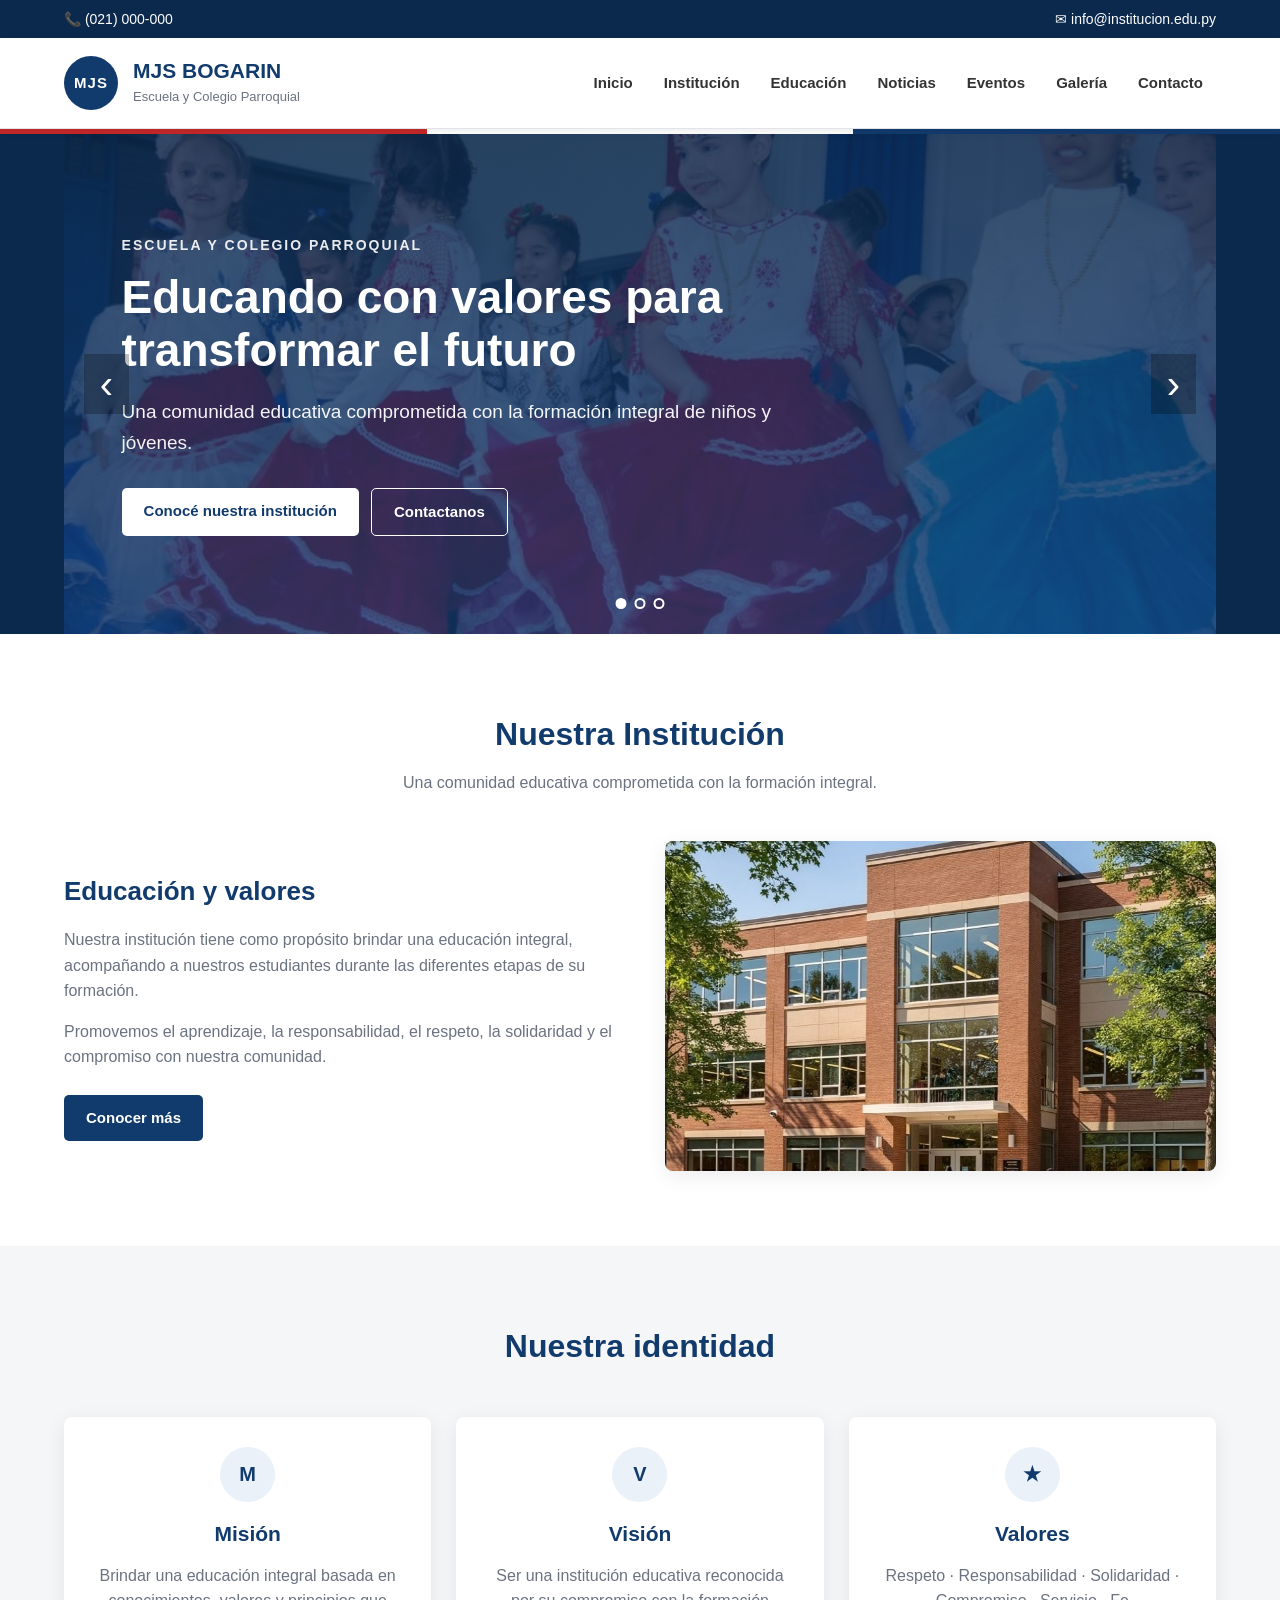
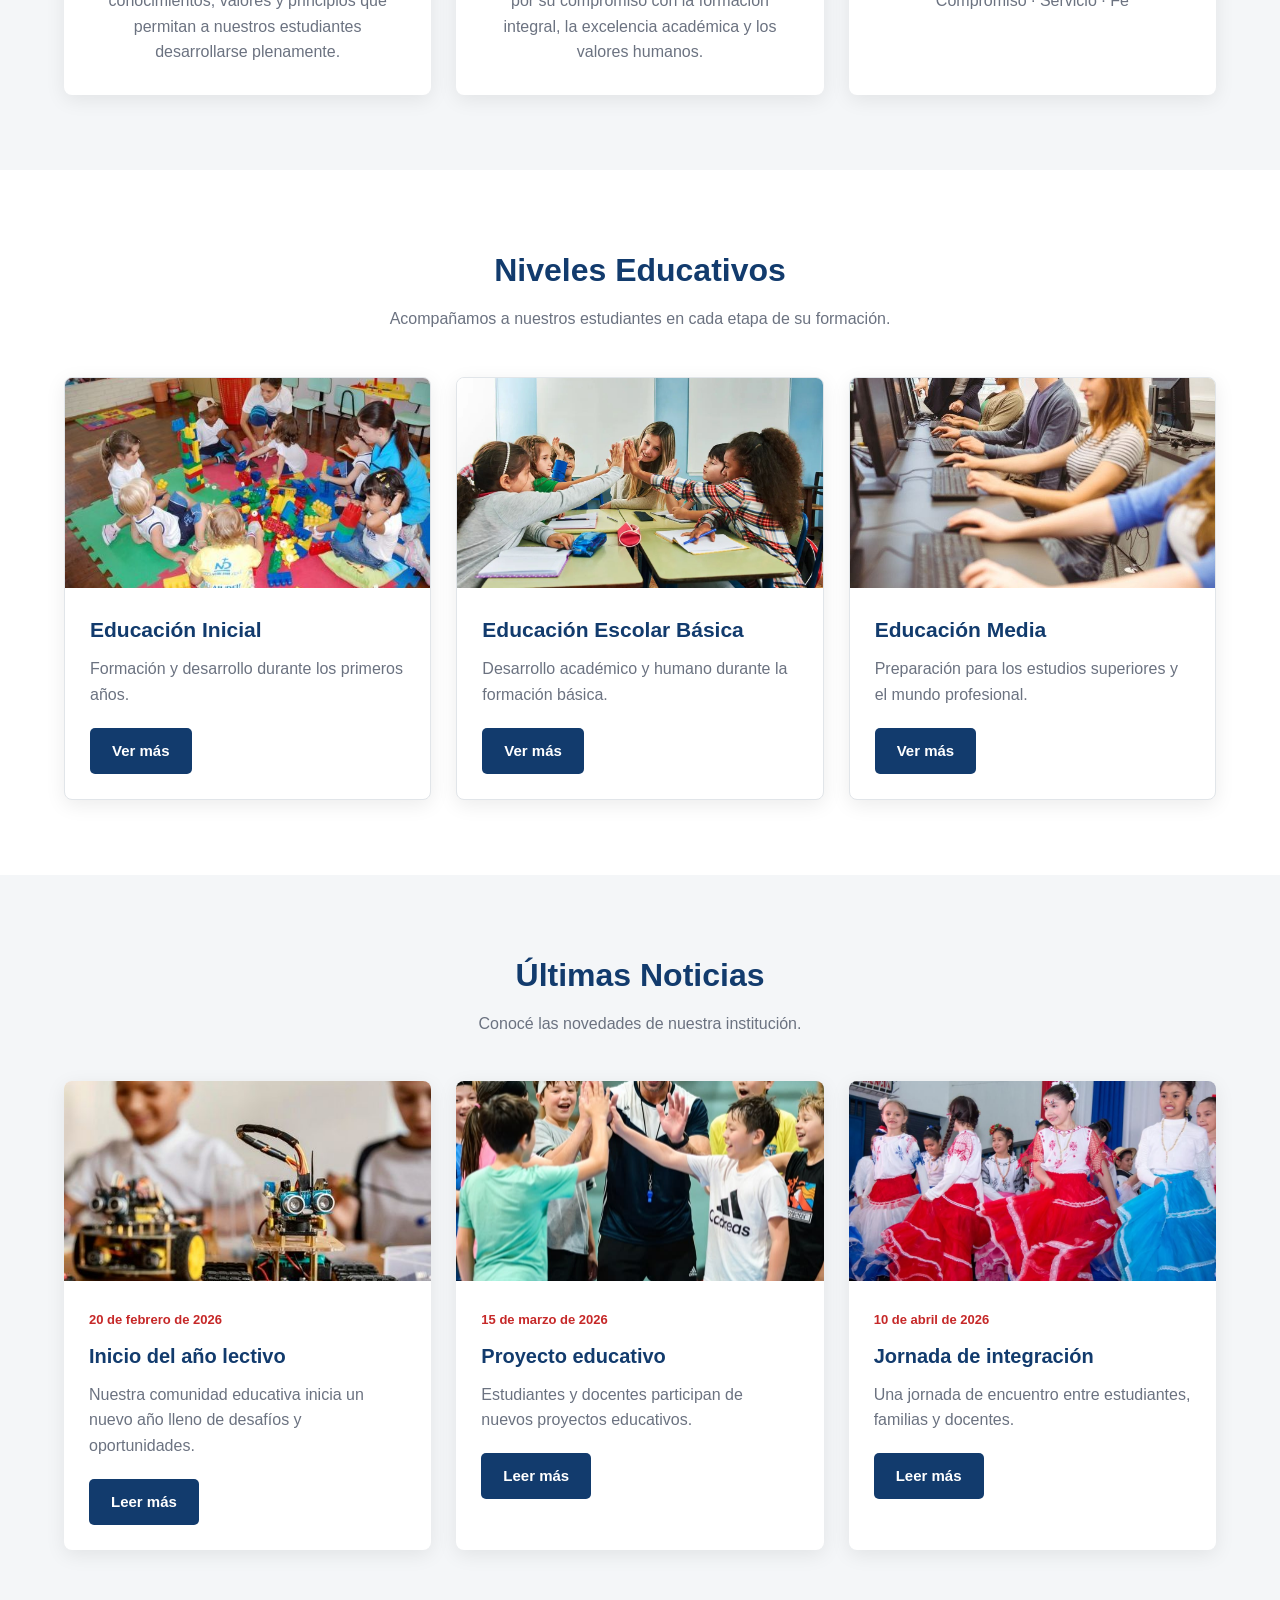
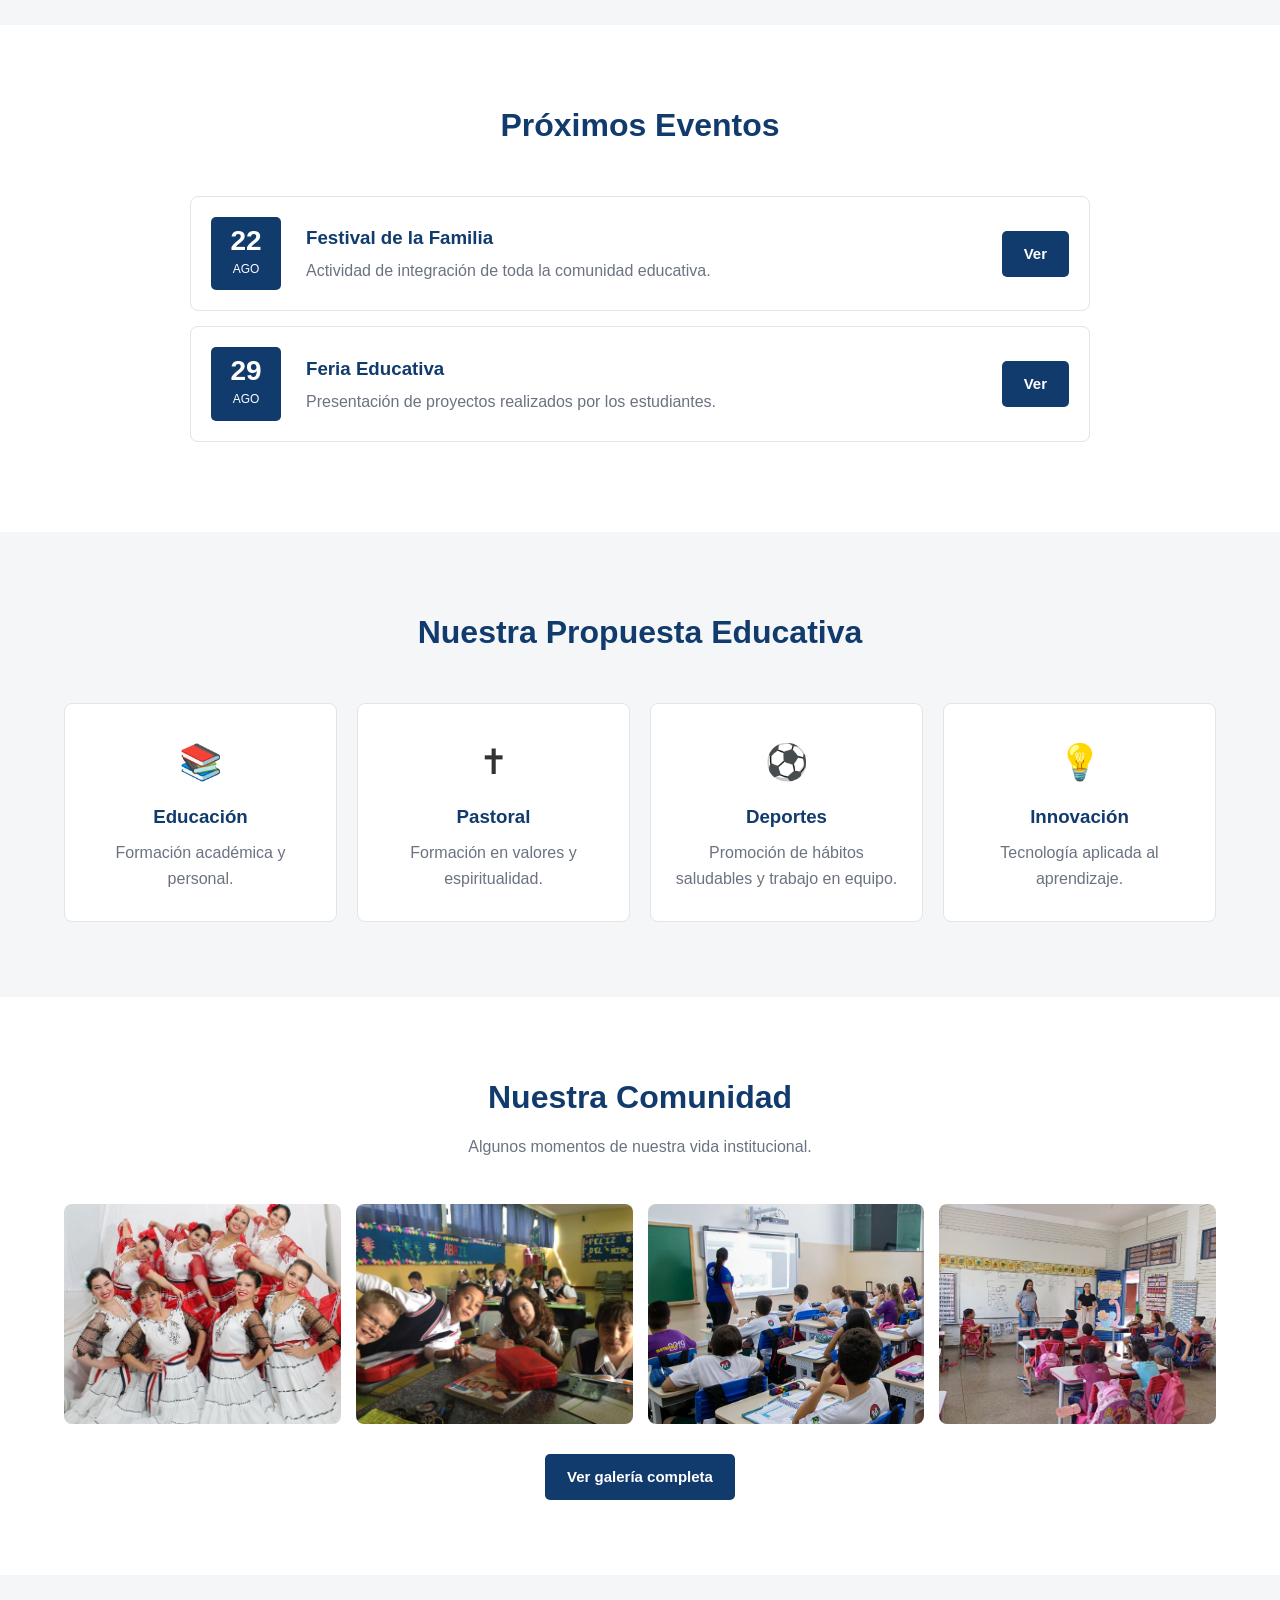
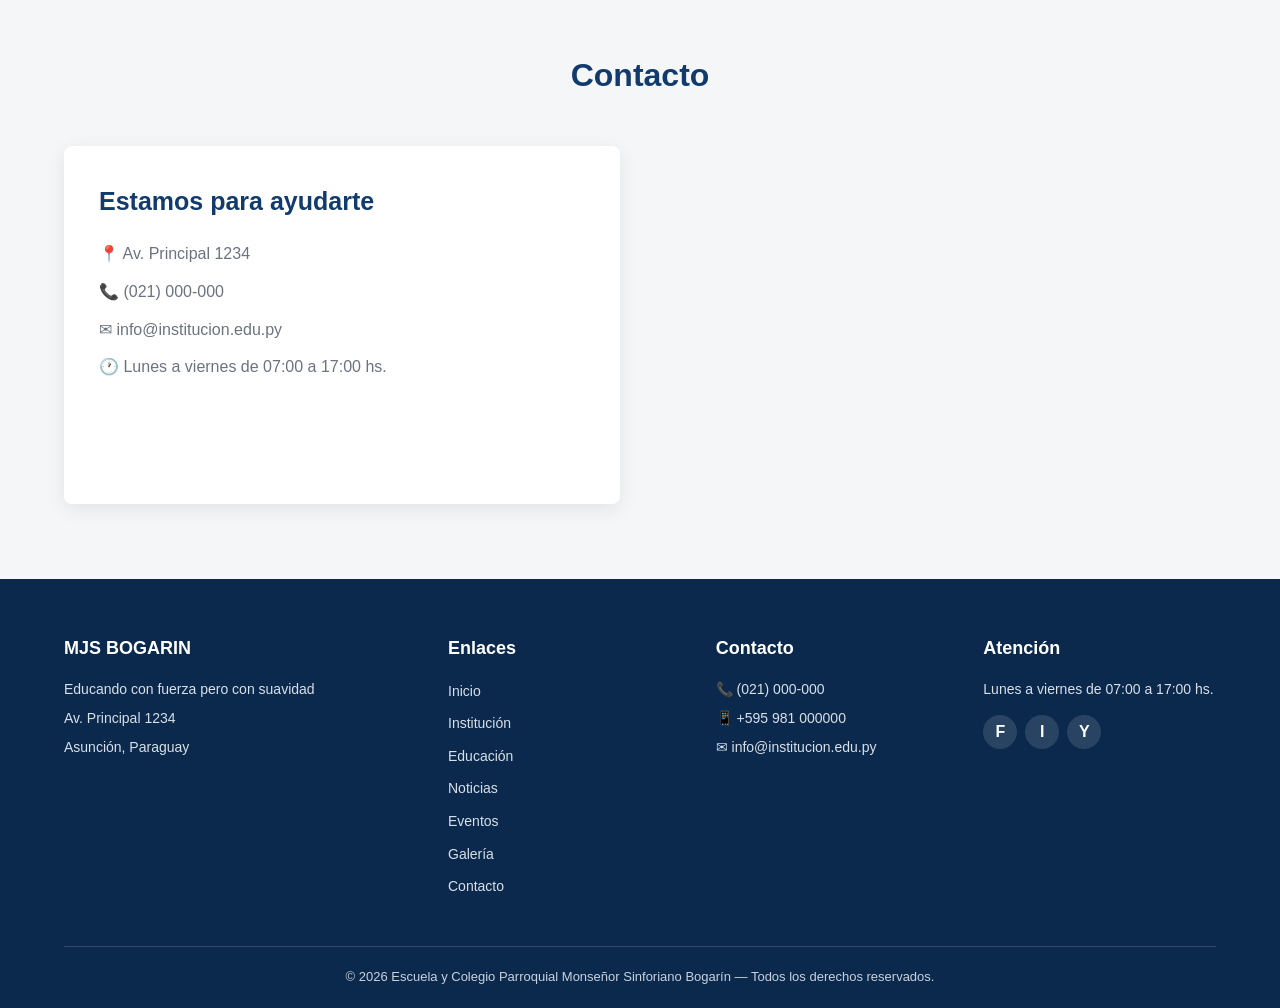
<file: bogarinsitio/index.html>
<!DOCTYPE html><html lang="es"><head><meta charset="UTF-8"><meta name="viewport" content="width=device-width, initial-scale=1.0"><title>Escuela y Colegio Parroquial Monseñor Sinforiano Bogarín</title><link rel="stylesheet" href="assets/css/style.css"></head><body>
<div class="topbar"><div class="container topbar-container"><span>📞 (021) 000-000</span><span>✉ info@institucion.edu.py</span></div></div>
<header class="header"><div class="container header-container"><a href="index.html" class="logo"><div class="logo-mark">MJS</div><div class="logo-text"><strong>MJS BOGARIN</strong><span>Escuela y Colegio Parroquial</span></div></a><button class="menu-toggle" id="menuToggle" type="button">☰</button><nav class="navbar" id="navbar"><ul class="nav-menu"><li><a href="index.html">Inicio</a></li><li><a href="institucion.html">Institución</a></li><li><a href="niveles.html">Educación</a></li><li><a href="noticias.html">Noticias</a></li><li><a href="eventos.html">Eventos</a></li><li><a href="galeria.html">Galería</a></li><li><a href="contacto.html">Contacto</a></li></ul></nav></div></header>
<div class="tricolor"><div class="tricolor-rojo"></div><div class="tricolor-blanco"></div><div class="tricolor-azul"></div></div>


<main>


<!-- =====================================================
     PORTADA
===================================================== -->

<section class="hero">

    <div class="container">

        <section class="hero">
<div class="hero-slider">
    <div class="hero-slide active">
        <div class="container">
            <div class="hero-content">
                <span class="hero-subtitle">ESCUELA Y COLEGIO PARROQUIAL</span>
                <h1>Educando con valores para transformar el futuro</h1>
                <p>Una comunidad educativa comprometida con la formación integral de niños y jóvenes.</p>
                <div class="hero-buttons">
                <a href="institucion.html" class="btn btn-primary">Conocé nuestra institución</a>
                <a href="contacto.html" class="btn btn-outline">Contactanos</a>
            </div>
        </div>
    </div>
</div>
<div class="hero-slide">
    <div class="container">
        <div class="hero-content">
            <span class="hero-subtitle">EDUCACIÓN INTEGRAL</span>
            <h1>Formamos personas para el presente y el futuro</h1>
            <p>Promovemos el aprendizaje, los valores, la responsabilidad y el compromiso con nuestra comunidad.</p>
            <div class="hero-buttons">
                <a href="niveles.html" class="btn btn-primary">Conocé nuestros niveles</a>
                <a href="institucion.html" class="btn btn-outline">Nuestra institución</a>
            </div>
        </div>
    </div>
</div>
<div class="hero-slide">
    <div class="container">
        <div class="hero-content">
            <span class="hero-subtitle">COMUNIDAD EDUCATIVA</span>
            <h1>Aprendemos, compartimos y crecemos juntos</h1>
            <p>Estudiantes, familias y docentes construyendo juntos una comunidad educativa.</p>
            <div class="hero-buttons">
                <a href="galeria.html" class="btn btn-primary">Ver galería</a>
                <a href="eventos.html" class="btn btn-outline">Ver eventos</a>
            </div>
        </div>
    </div>
</div>
<button class="hero-prev" id="heroPrev" type="button">‹</button>
<button class="hero-next" id="heroNext" type="button">›</button>
<div class="hero-indicators">
<button class="hero-indicator active" data-slide="0" type="button"></button>
<button class="hero-indicator" data-slide="1" type="button"></button>
<button class="hero-indicator" data-slide="2" type="button"></button>
</div>
</div>
</section>

    </div>

</section>


<!-- =====================================================
     INSTITUCIÓN
===================================================== -->

<section class="section">

    <div class="container">

        <div class="section-header">

            <h2>
                Nuestra Institución
            </h2>

            <p>
                Una comunidad educativa comprometida
                con la formación integral.
            </p>

        </div>


        <div class="institucion-intro">


            <div class="institucion-text">

                <h3>
                    Educación y valores
                </h3>

                <p>
                    Nuestra institución tiene como propósito
                    brindar una educación integral, acompañando
                    a nuestros estudiantes durante las diferentes
                    etapas de su formación.
                </p>

                <p>
                    Promovemos el aprendizaje, la responsabilidad,
                    el respeto, la solidaridad y el compromiso
                    con nuestra comunidad.
                </p>

                <a
                    href="institucion.html"
                    class="btn btn-primary"
                >
                    Conocer más
                </a>

            </div>


            <div class="institucion-image">

                <img
                    src="assets/img/institucion/institucion.jpg"
                    alt="Nuestra institución"
                >

            </div>


        </div>

    </div>

</section>


<!-- =====================================================
     MISIÓN - VISIÓN - VALORES
===================================================== -->

<section class="section section-light">

    <div class="container">

        <div class="section-header">

            <h2>
                Nuestra identidad
            </h2>

        </div>


        <div class="info-grid">


            <article class="info-card">

                <div class="info-card-icon">
                    M
                </div>

                <h3>
                    Misión
                </h3>

                <p>
                    Brindar una educación integral basada en conocimientos, valores y principios que permitan a nuestros estudiantes desarrollarse plenamente.
                </p>

            </article>


            <article class="info-card">

                <div class="info-card-icon">
                    V
                </div>

                <h3>
                    Visión
                </h3>

                <p>
                    Ser una institución educativa reconocida por su compromiso con la formación integral, la excelencia académica y los valores humanos.
                </p>

            </article>


            <article class="info-card">

                <div class="info-card-icon">
                    ★
                </div>

                <h3>
                    Valores
                </h3>

                <p>
                    Respeto · Responsabilidad · Solidaridad · Compromiso · Servicio · Fe
                </p>

            </article>


        </div>

    </div>

</section>


<!-- =====================================================
     NIVELES EDUCATIVOS
===================================================== -->

<section class="section">

    <div class="container">

        <div class="section-header">

            <h2>
                Niveles Educativos
            </h2>

            <p>
                Acompañamos a nuestros estudiantes
                en cada etapa de su formación.
            </p>

        </div>


        <div class="niveles-grid">


            <article class="nivel-card">

                <div class="nivel-image">

                    <img
                        src="assets/img/niveles/inicial.jpg"
                        alt="Educación Inicial"
                    >

                </div>

                <div class="nivel-content">

                    <h3>
                        Educación Inicial
                    </h3>

                    <p>
                        Formación y desarrollo durante
                        los primeros años.
                    </p>

                    <a
                        href="niveles.html"
                        class="btn btn-primary"
                    >
                        Ver más
                    </a>

                </div>

            </article>


            <article class="nivel-card">

                <div class="nivel-image">

                    <img
                        src="assets/img/niveles/eeb.jpg"
                        alt="Educación Escolar Básica"
                    >

                </div>

                <div class="nivel-content">

                    <h3>
                        Educación Escolar Básica
                    </h3>

                    <p>
                        Desarrollo académico y humano
                        durante la formación básica.
                    </p>

                    <a
                        href="niveles.html"
                        class="btn btn-primary"
                    >
                        Ver más
                    </a>

                </div>

            </article>


            <article class="nivel-card">

                <div class="nivel-image">

                    <img
                        src="assets/img/niveles/media.jpg"
                        alt="Educación Media"
                    >

                </div>

                <div class="nivel-content">

                    <h3>
                        Educación Media
                    </h3>

                    <p>
                        Preparación para los estudios superiores
                        y el mundo profesional.
                    </p>

                    <a
                        href="niveles.html"
                        class="btn btn-primary"
                    >
                        Ver más
                    </a>

                </div>

            </article>


        </div>

    </div>

</section>


<!-- =====================================================
     NOTICIAS
===================================================== -->

<section class="section section-light">

    <div class="container">

        <div class="section-header">

            <h2>
                Últimas Noticias
            </h2>

            <p>
                Conocé las novedades de nuestra institución.
            </p>

        </div>


        <div class="noticias-grid">


            <article class="noticia-card">

                <div class="noticia-image">

                    <img
                        src="assets/img/noticias/noticia1.jpg"
                        alt="Noticia institucional"
                    >

                </div>

                <div class="noticia-content">

                    <span class="noticia-fecha">
                        20 de febrero de 2026
                    </span>

                    <h3>
                        Inicio del año lectivo
                    </h3>

                    <p>
                        Nuestra comunidad educativa inicia
                        un nuevo año lleno de desafíos
                        y oportunidades.
                    </p>

                    <a
                        href="noticias.html"
                        class="btn btn-primary"
                    >
                        Leer más
                    </a>

                </div>

            </article>


            <article class="noticia-card">

                <div class="noticia-image">

                    <img
                        src="assets/img/noticias/noticia2.jpg"
                        alt="Proyecto educativo"
                    >

                </div>

                <div class="noticia-content">

                    <span class="noticia-fecha">
                        15 de marzo de 2026
                    </span>

                    <h3>
                        Proyecto educativo
                    </h3>

                    <p>
                        Estudiantes y docentes participan
                        de nuevos proyectos educativos.
                    </p>

                    <a
                        href="noticias.html"
                        class="btn btn-primary"
                    >
                        Leer más
                    </a>

                </div>

            </article>


            <article class="noticia-card">

                <div class="noticia-image">

                    <img
                        src="assets/img/noticias/noticia3.jpg"
                        alt="Jornada institucional"
                    >

                </div>

                <div class="noticia-content">

                    <span class="noticia-fecha">
                        10 de abril de 2026
                    </span>

                    <h3>
                        Jornada de integración
                    </h3>

                    <p>
                        Una jornada de encuentro entre
                        estudiantes, familias y docentes.
                    </p>

                    <a
                        href="noticias.html"
                        class="btn btn-primary"
                    >
                        Leer más
                    </a>

                </div>

            </article>


        </div>

    </div>

</section>


<!-- =====================================================
     PRÓXIMOS EVENTOS
===================================================== -->

<section class="section">

    <div class="container">

        <div class="section-header">

            <h2>
                Próximos Eventos
            </h2>

        </div>


        <div class="eventos-lista">


            <article class="evento">

                <div class="evento-fecha">

                    <strong>
                        22
                    </strong>

                    <span>
                        AGO
                    </span>

                </div>


                <div class="evento-info">

                    <h3>
                        Festival de la Familia
                    </h3>

                    <p>
                        Actividad de integración de toda
                        la comunidad educativa.
                    </p>

                </div>


                <a
                    href="eventos.html"
                    class="btn btn-primary"
                >
                    Ver
                </a>

            </article>


            <article class="evento">

                <div class="evento-fecha">

                    <strong>
                        29
                    </strong>

                    <span>
                        AGO
                    </span>

                </div>


                <div class="evento-info">

                    <h3>
                        Feria Educativa
                    </h3>

                    <p>
                        Presentación de proyectos realizados
                        por los estudiantes.
                    </p>

                </div>


                <a
                    href="eventos.html"
                    class="btn btn-primary"
                >
                    Ver
                </a>

            </article>


        </div>

    </div>

</section>


<!-- =====================================================
     PROPUESTA EDUCATIVA
===================================================== -->

<section class="section section-light">

    <div class="container">

        <div class="section-header">

            <h2>
                Nuestra Propuesta Educativa
            </h2>

        </div>


        <div class="propuesta-grid">


            <article class="propuesta-card">

                <div class="propuesta-icon">
                    📚
                </div>

                <h3>
                    Educación
                </h3>

                <p>
                    Formación académica y personal.
                </p>

            </article>


            <article class="propuesta-card">

                <div class="propuesta-icon">
                    ✝
                </div>

                <h3>
                    Pastoral
                </h3>

                <p>
                    Formación en valores y espiritualidad.
                </p>

            </article>


            <article class="propuesta-card">

                <div class="propuesta-icon">
                    ⚽
                </div>

                <h3>
                    Deportes
                </h3>

                <p>
                    Promoción de hábitos saludables
                    y trabajo en equipo.
                </p>

            </article>


            <article class="propuesta-card">

                <div class="propuesta-icon">
                    💡
                </div>

                <h3>
                    Innovación
                </h3>

                <p>
                    Tecnología aplicada al aprendizaje.
                </p>

            </article>


        </div>

    </div>

</section>


<!-- =====================================================
     GALERÍA
===================================================== -->

<section class="section">

    <div class="container">

        <div class="section-header">

            <h2>
                Nuestra Comunidad
            </h2>

            <p>
                Algunos momentos de nuestra vida institucional.
            </p>

        </div>


        <div class="galeria-grid">

            <div class="galeria-item">

                <img
                    src="assets/img/galeria/foto1.jpg"
                    alt="Actividad institucional"
                >

            </div>

            <div class="galeria-item">

                <img
                    src="assets/img/galeria/foto2.jpg"
                    alt="Actividad educativa"
                >

            </div>

            <div class="galeria-item">

                <img
                    src="assets/img/galeria/foto3.jpg"
                    alt="Actividad escolar"
                >

            </div>

            <div class="galeria-item">

                <img
                    src="assets/img/galeria/foto4.jpg"
                    alt="Comunidad educativa"
                >

            </div>

        </div>


        <div class="text-center">

            <a
                href="galeria.html"
                class="btn btn-primary"
            >
                Ver galería completa
            </a>

        </div>

    </div>

</section>


<!-- =====================================================
     CONTACTO
===================================================== -->

<section class="section section-light">

    <div class="container">

        <div class="section-header">

            <h2>
                Contacto
            </h2>

        </div>


        <div class="contacto-grid">


            <div class="contacto-info">

                <h3>
                    Estamos para ayudarte
                </h3>

                <p>
                    📍 Av. Principal 1234
                </p>

                <p>
                    📞 (021) 000-000
                </p>

                <p>
                    ✉ info@institucion.edu.py
                </p>

                <p>
                    🕐 Lunes a viernes de 07:00 a 17:00 hs.
                </p>

            </div>


            <div class="contacto-map">

                <iframe
                    src="https://www.google.com/maps"
                    title="Ubicación de la institución"
                ></iframe>

            </div>


        </div>

    </div>

</section>


</main>


<footer class="footer"><div class="container"><div class="footer-grid"><div class="footer-column"><h3>MJS BOGARIN</h3><p>Educando con fuerza pero con suavidad</p><p>Av. Principal 1234</p><p>Asunción, Paraguay</p></div><div class="footer-column"><h3>Enlaces</h3><ul class="footer-links"><li><a href="index.html">Inicio</a></li><li><a href="institucion.html">Institución</a></li><li><a href="niveles.html">Educación</a></li><li><a href="noticias.html">Noticias</a></li><li><a href="eventos.html">Eventos</a></li><li><a href="galeria.html">Galería</a></li><li><a href="contacto.html">Contacto</a></li></ul></div><div class="footer-column"><h3>Contacto</h3><p>📞 (021) 000-000</p><p>📱 +595 981 000000</p><p>✉ info@institucion.edu.py</p></div><div class="footer-column"><h3>Atención</h3><p>Lunes a viernes de 07:00 a 17:00 hs.</p><div class="footer-social"><a href="#" aria-label="Facebook">F</a><a href="#" aria-label="Instagram">I</a><a href="#" aria-label="YouTube">Y</a></div></div></div><div class="footer-bottom"><p>© 2026 Escuela y Colegio Parroquial Monseñor Sinforiano Bogarín — Todos los derechos reservados.</p></div></div></footer><script src="assets/js/script.js"></script></body></html>
</file>
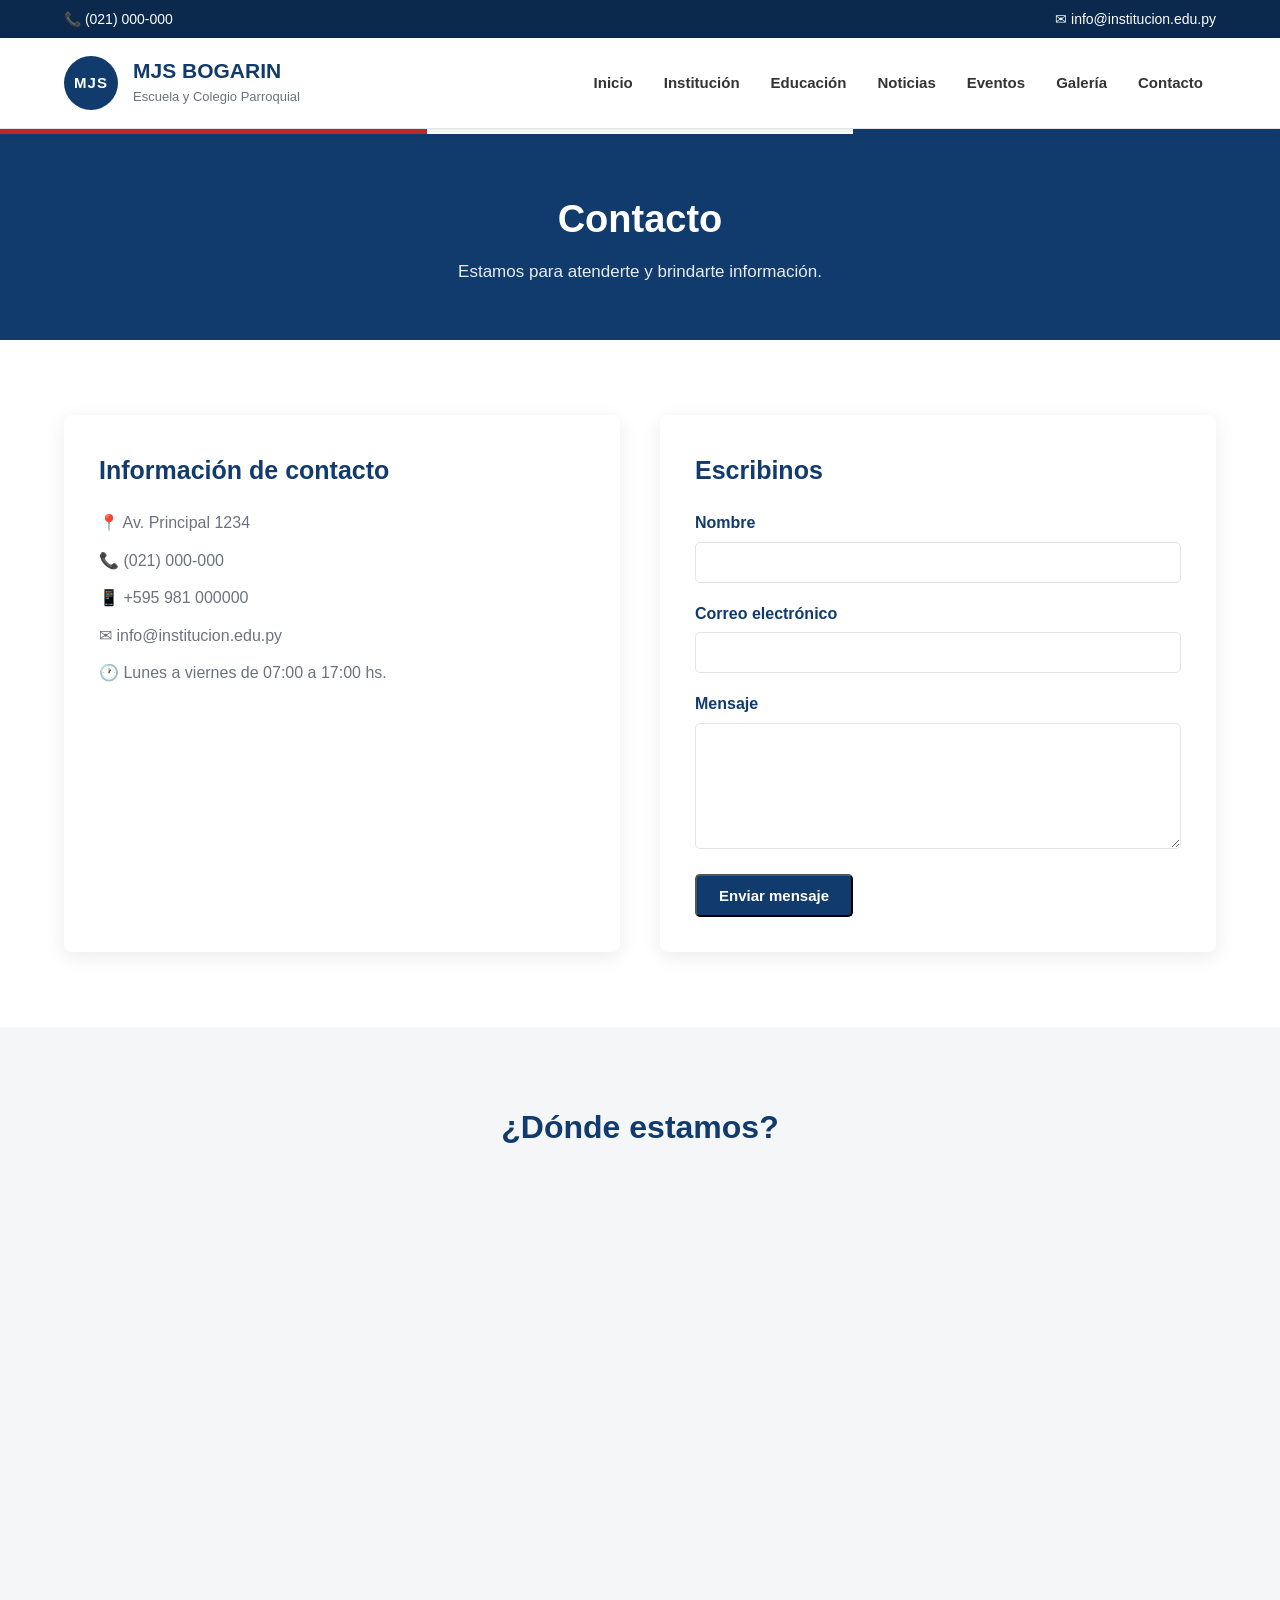
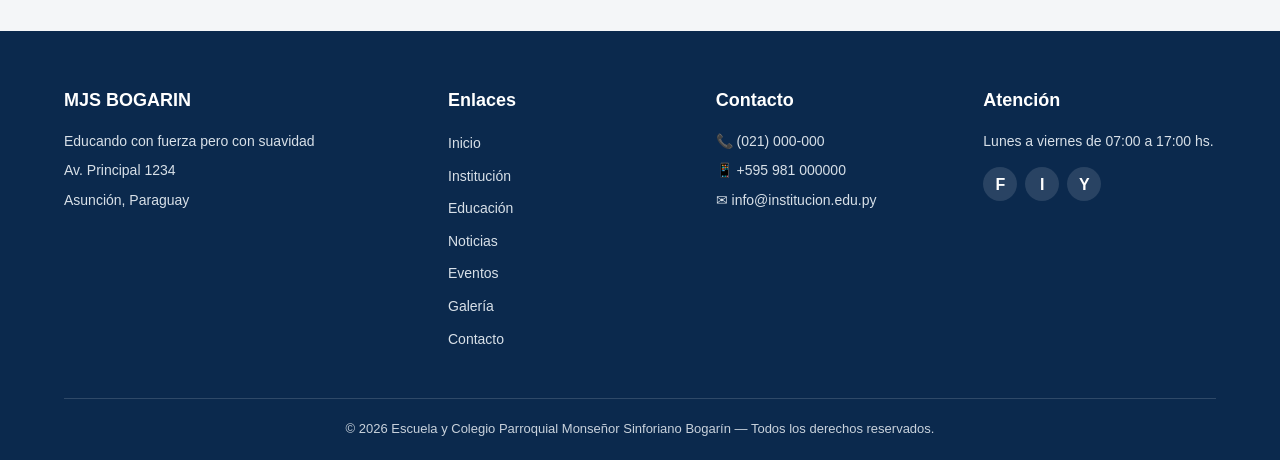
<file: bogarinsitio/contacto.html>
<!DOCTYPE html><html lang="es"><head><meta charset="UTF-8"><meta name="viewport" content="width=device-width, initial-scale=1.0"><title>Escuela y Colegio Parroquial Monseñor Sinforiano Bogarín</title><link rel="stylesheet" href="assets/css/style.css"></head><body>
<div class="topbar"><div class="container topbar-container"><span>📞 (021) 000-000</span><span>✉ info@institucion.edu.py</span></div></div>
<header class="header"><div class="container header-container"><a href="index.html" class="logo"><div class="logo-mark">MJS</div><div class="logo-text"><strong>MJS BOGARIN</strong><span>Escuela y Colegio Parroquial</span></div></a><button class="menu-toggle" id="menuToggle" type="button">☰</button><nav class="navbar" id="navbar"><ul class="nav-menu"><li><a href="index.html">Inicio</a></li><li><a href="institucion.html">Institución</a></li><li><a href="niveles.html">Educación</a></li><li><a href="noticias.html">Noticias</a></li><li><a href="eventos.html">Eventos</a></li><li><a href="galeria.html">Galería</a></li><li><a href="contacto.html">Contacto</a></li></ul></nav></div></header>
<div class="tricolor"><div class="tricolor-rojo"></div><div class="tricolor-blanco"></div><div class="tricolor-azul"></div></div>
<main>
<section class="page-header">
<div class="container">
<h1>Contacto</h1>
<p>Estamos para atenderte y brindarte información.</p>
</div>
</section>
<section class="section">
<div class="container">
<div class="contacto-grid">
<div class="contacto-info">
<h3>Información de contacto</h3>
<p>📍 Av. Principal 1234</p>
<p>📞 (021) 000-000</p>
<p>📱 +595 981 000000</p>
<p>✉ info@institucion.edu.py</p>
<p>🕐 Lunes a viernes de 07:00 a 17:00 hs.</p>
</div>
<div class="contacto-info">
<h3>Escribinos</h3>
<form id="contactForm">
<div class="form-group"><label for="nombre">Nombre</label><input type="text" id="nombre" name="nombre" required></div>
<div class="form-group"><label for="email">Correo electrónico</label><input type="email" id="email" name="email" required></div>
<div class="form-group"><label for="mensaje">Mensaje</label><textarea id="mensaje" name="mensaje" rows="6" required></textarea></div>
<button type="submit" class="btn btn-primary">Enviar mensaje</button>
</form>
</div>
</div>
</div>
</section>
<section class="section section-light">
<div class="container">
<div class="section-header">
<h2>¿Dónde estamos?</h2>
</div>
<div class="contacto-map">
<iframe src="https://www.google.com/maps" title="Ubicación de la institución"></iframe>
</div>
</div>
</section>
</main>
<footer class="footer"><div class="container"><div class="footer-grid"><div class="footer-column"><h3>MJS BOGARIN</h3><p>Educando con fuerza pero con suavidad</p><p>Av. Principal 1234</p><p>Asunción, Paraguay</p></div><div class="footer-column"><h3>Enlaces</h3><ul class="footer-links"><li><a href="index.html">Inicio</a></li><li><a href="institucion.html">Institución</a></li><li><a href="niveles.html">Educación</a></li><li><a href="noticias.html">Noticias</a></li><li><a href="eventos.html">Eventos</a></li><li><a href="galeria.html">Galería</a></li><li><a href="contacto.html">Contacto</a></li></ul></div><div class="footer-column"><h3>Contacto</h3><p>📞 (021) 000-000</p><p>📱 +595 981 000000</p><p>✉ info@institucion.edu.py</p></div><div class="footer-column"><h3>Atención</h3><p>Lunes a viernes de 07:00 a 17:00 hs.</p><div class="footer-social"><a href="#" aria-label="Facebook">F</a><a href="#" aria-label="Instagram">I</a><a href="#" aria-label="YouTube">Y</a></div></div></div><div class="footer-bottom"><p>© 2026 Escuela y Colegio Parroquial Monseñor Sinforiano Bogarín — Todos los derechos reservados.</p></div></div></footer><script src="assets/js/script.js"></script></body></html>
</file>
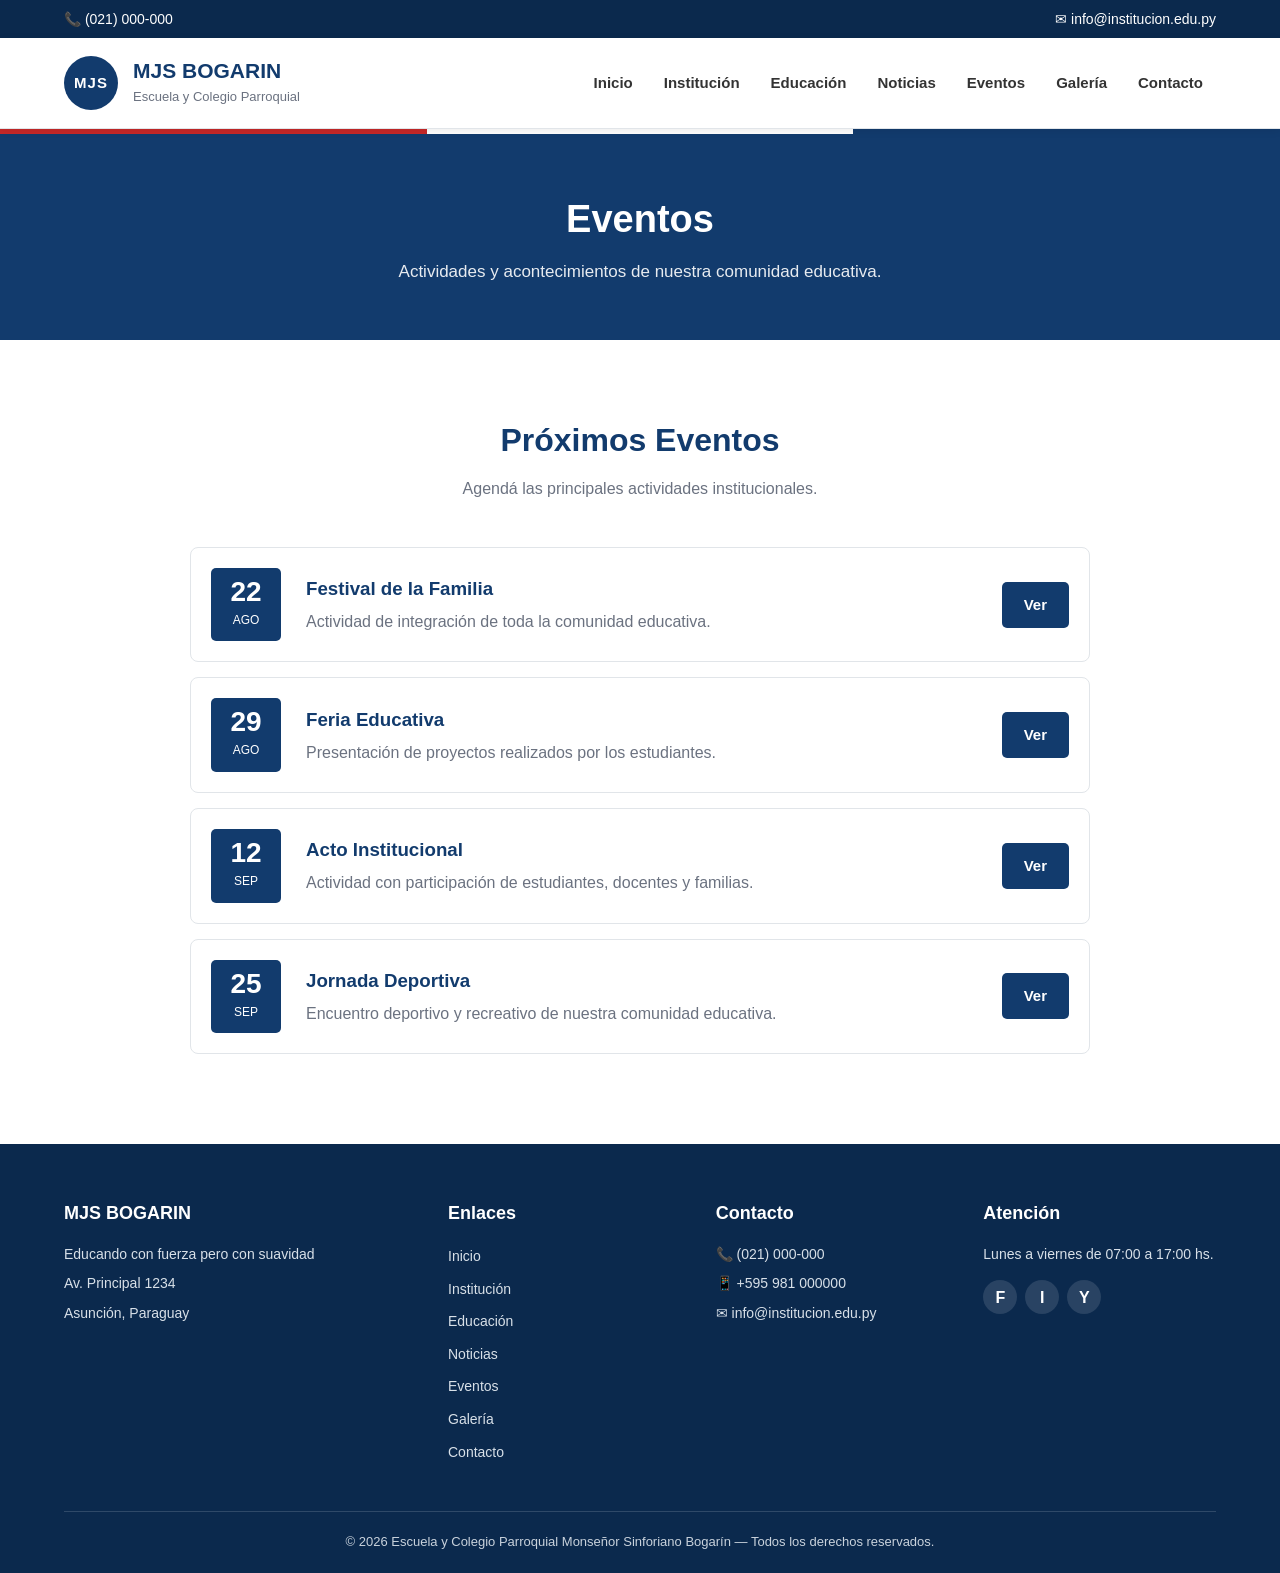
<file: bogarinsitio/eventos.html>
<!DOCTYPE html><html lang="es"><head><meta charset="UTF-8"><meta name="viewport" content="width=device-width, initial-scale=1.0"><title>Escuela y Colegio Parroquial Monseñor Sinforiano Bogarín</title><link rel="stylesheet" href="assets/css/style.css"></head><body>
<div class="topbar"><div class="container topbar-container"><span>📞 (021) 000-000</span><span>✉ info@institucion.edu.py</span></div></div>
<header class="header"><div class="container header-container"><a href="index.html" class="logo"><div class="logo-mark">MJS</div><div class="logo-text"><strong>MJS BOGARIN</strong><span>Escuela y Colegio Parroquial</span></div></a><button class="menu-toggle" id="menuToggle" type="button">☰</button><nav class="navbar" id="navbar"><ul class="nav-menu"><li><a href="index.html">Inicio</a></li><li><a href="institucion.html">Institución</a></li><li><a href="niveles.html">Educación</a></li><li><a href="noticias.html">Noticias</a></li><li><a href="eventos.html">Eventos</a></li><li><a href="galeria.html">Galería</a></li><li><a href="contacto.html">Contacto</a></li></ul></nav></div></header>
<div class="tricolor"><div class="tricolor-rojo"></div><div class="tricolor-blanco"></div><div class="tricolor-azul"></div></div>
<main>
<section class="page-header">
<div class="container">
<h1>Eventos</h1>
<p>Actividades y acontecimientos de nuestra comunidad educativa.</p>
</div>
</section>
<section class="section">
<div class="container">
<div class="section-header">
<h2>Próximos Eventos</h2>
<p>Agendá las principales actividades institucionales.</p>
</div>
<div class="eventos-lista">
<article class="evento">
<div class="evento-fecha"><strong>22</strong><span>AGO</span></div>
<div class="evento-info"><h3>Festival de la Familia</h3><p>Actividad de integración de toda la comunidad educativa.</p></div>
<a href="eventos.html" class="btn btn-primary">Ver</a>
</article>
<article class="evento">
<div class="evento-fecha"><strong>29</strong><span>AGO</span></div>
<div class="evento-info"><h3>Feria Educativa</h3><p>Presentación de proyectos realizados por los estudiantes.</p></div>
<a href="eventos.html" class="btn btn-primary">Ver</a>
</article>
<article class="evento">
<div class="evento-fecha"><strong>12</strong><span>SEP</span></div>
<div class="evento-info"><h3>Acto Institucional</h3><p>Actividad con participación de estudiantes, docentes y familias.</p></div>
<a href="eventos.html" class="btn btn-primary">Ver</a>
</article>
<article class="evento">
<div class="evento-fecha"><strong>25</strong><span>SEP</span></div>
<div class="evento-info"><h3>Jornada Deportiva</h3><p>Encuentro deportivo y recreativo de nuestra comunidad educativa.</p></div>
<a href="eventos.html" class="btn btn-primary">Ver</a>
</article>
</div>
</div>
</section>
</main>
<footer class="footer"><div class="container"><div class="footer-grid"><div class="footer-column"><h3>MJS BOGARIN</h3><p>Educando con fuerza pero con suavidad</p><p>Av. Principal 1234</p><p>Asunción, Paraguay</p></div><div class="footer-column"><h3>Enlaces</h3><ul class="footer-links"><li><a href="index.html">Inicio</a></li><li><a href="institucion.html">Institución</a></li><li><a href="niveles.html">Educación</a></li><li><a href="noticias.html">Noticias</a></li><li><a href="eventos.html">Eventos</a></li><li><a href="galeria.html">Galería</a></li><li><a href="contacto.html">Contacto</a></li></ul></div><div class="footer-column"><h3>Contacto</h3><p>📞 (021) 000-000</p><p>📱 +595 981 000000</p><p>✉ info@institucion.edu.py</p></div><div class="footer-column"><h3>Atención</h3><p>Lunes a viernes de 07:00 a 17:00 hs.</p><div class="footer-social"><a href="#" aria-label="Facebook">F</a><a href="#" aria-label="Instagram">I</a><a href="#" aria-label="YouTube">Y</a></div></div></div><div class="footer-bottom"><p>© 2026 Escuela y Colegio Parroquial Monseñor Sinforiano Bogarín — Todos los derechos reservados.</p></div></div></footer><script src="assets/js/script.js"></script></body></html>
</file>
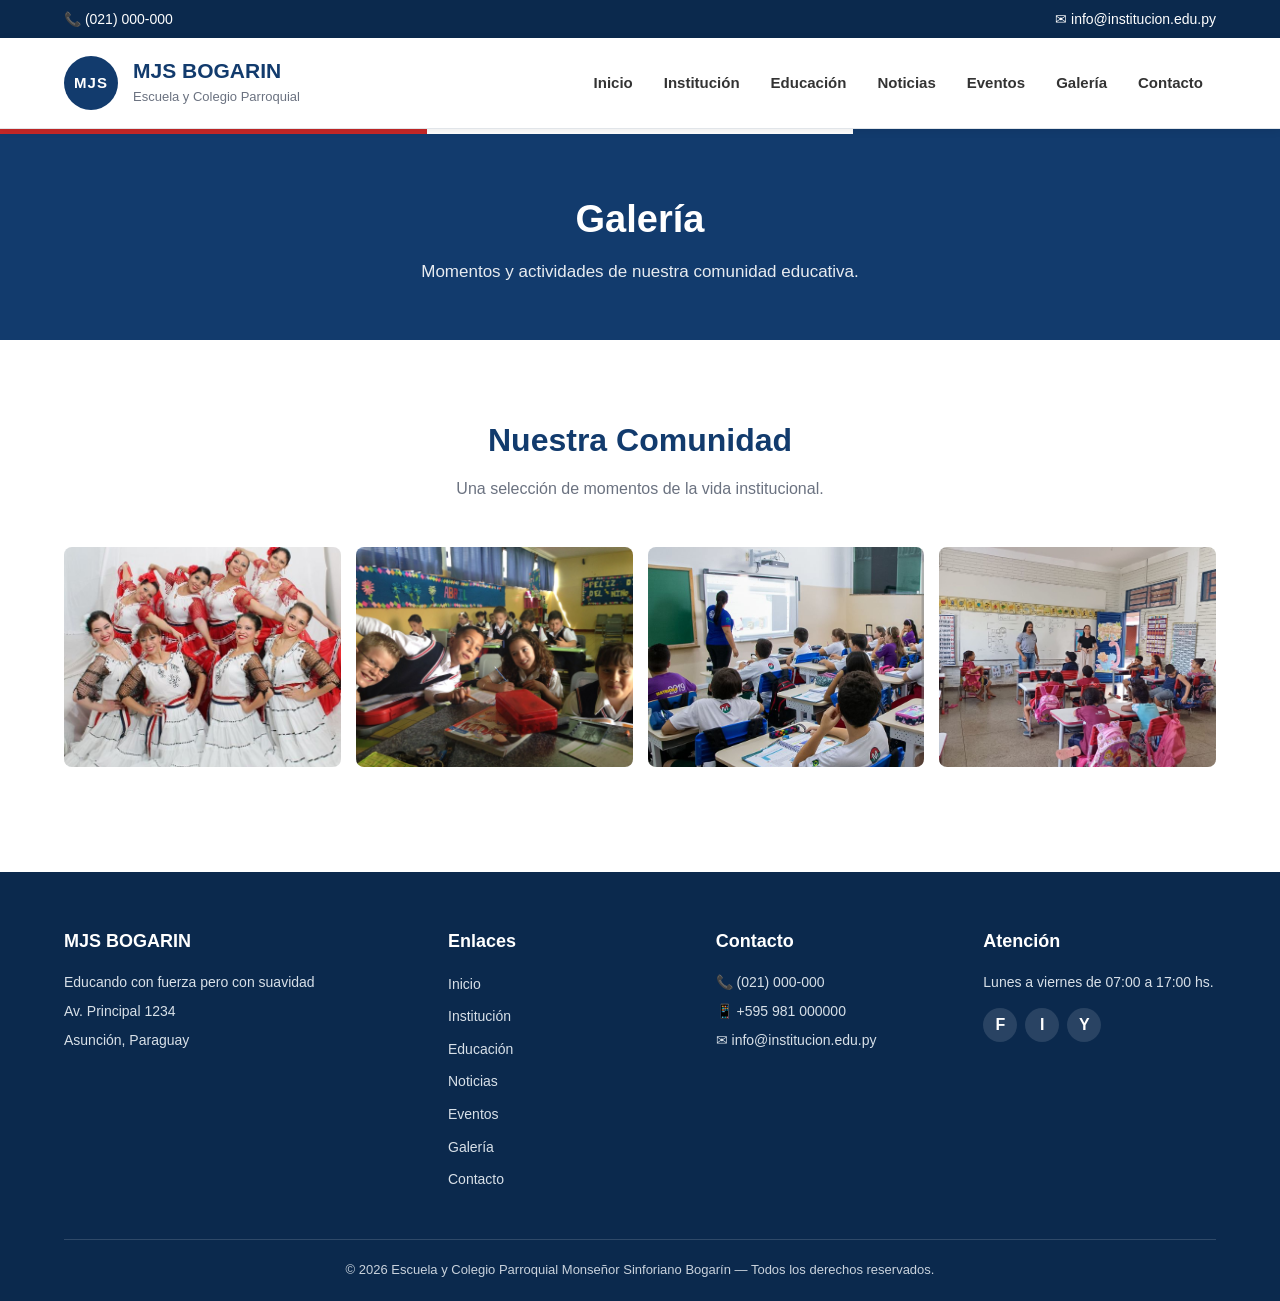
<file: bogarinsitio/galeria.html>
<!DOCTYPE html><html lang="es"><head><meta charset="UTF-8"><meta name="viewport" content="width=device-width, initial-scale=1.0"><title>Escuela y Colegio Parroquial Monseñor Sinforiano Bogarín</title><link rel="stylesheet" href="assets/css/style.css"></head><body>
<div class="topbar"><div class="container topbar-container"><span>📞 (021) 000-000</span><span>✉ info@institucion.edu.py</span></div></div>
<header class="header"><div class="container header-container"><a href="index.html" class="logo"><div class="logo-mark">MJS</div><div class="logo-text"><strong>MJS BOGARIN</strong><span>Escuela y Colegio Parroquial</span></div></a><button class="menu-toggle" id="menuToggle" type="button">☰</button><nav class="navbar" id="navbar"><ul class="nav-menu"><li><a href="index.html">Inicio</a></li><li><a href="institucion.html">Institución</a></li><li><a href="niveles.html">Educación</a></li><li><a href="noticias.html">Noticias</a></li><li><a href="eventos.html">Eventos</a></li><li><a href="galeria.html">Galería</a></li><li><a href="contacto.html">Contacto</a></li></ul></nav></div></header>
<div class="tricolor"><div class="tricolor-rojo"></div><div class="tricolor-blanco"></div><div class="tricolor-azul"></div></div>
<main>
<section class="page-header">
<div class="container">
<h1>Galería</h1>
<p>Momentos y actividades de nuestra comunidad educativa.</p>
</div>
</section>
<section class="section">
<div class="container">
<div class="section-header">
<h2>Nuestra Comunidad</h2>
<p>Una selección de momentos de la vida institucional.</p>
</div>
<div class="galeria-grid">
<div class="galeria-item"><img src="assets/img/galeria/foto1.jpg" alt="Actividad institucional"></div>
<div class="galeria-item"><img src="assets/img/galeria/foto2.jpg" alt="Actividad educativa"></div>
<div class="galeria-item"><img src="assets/img/galeria/foto3.jpg" alt="Actividad escolar"></div>
<div class="galeria-item"><img src="assets/img/galeria/foto4.jpg" alt="Comunidad educativa"></div>
</div>
</div>
</section>
</main>
<footer class="footer"><div class="container"><div class="footer-grid"><div class="footer-column"><h3>MJS BOGARIN</h3><p>Educando con fuerza pero con suavidad</p><p>Av. Principal 1234</p><p>Asunción, Paraguay</p></div><div class="footer-column"><h3>Enlaces</h3><ul class="footer-links"><li><a href="index.html">Inicio</a></li><li><a href="institucion.html">Institución</a></li><li><a href="niveles.html">Educación</a></li><li><a href="noticias.html">Noticias</a></li><li><a href="eventos.html">Eventos</a></li><li><a href="galeria.html">Galería</a></li><li><a href="contacto.html">Contacto</a></li></ul></div><div class="footer-column"><h3>Contacto</h3><p>📞 (021) 000-000</p><p>📱 +595 981 000000</p><p>✉ info@institucion.edu.py</p></div><div class="footer-column"><h3>Atención</h3><p>Lunes a viernes de 07:00 a 17:00 hs.</p><div class="footer-social"><a href="#" aria-label="Facebook">F</a><a href="#" aria-label="Instagram">I</a><a href="#" aria-label="YouTube">Y</a></div></div></div><div class="footer-bottom"><p>© 2026 Escuela y Colegio Parroquial Monseñor Sinforiano Bogarín — Todos los derechos reservados.</p></div></div></footer><script src="assets/js/script.js"></script></body></html>
</file>
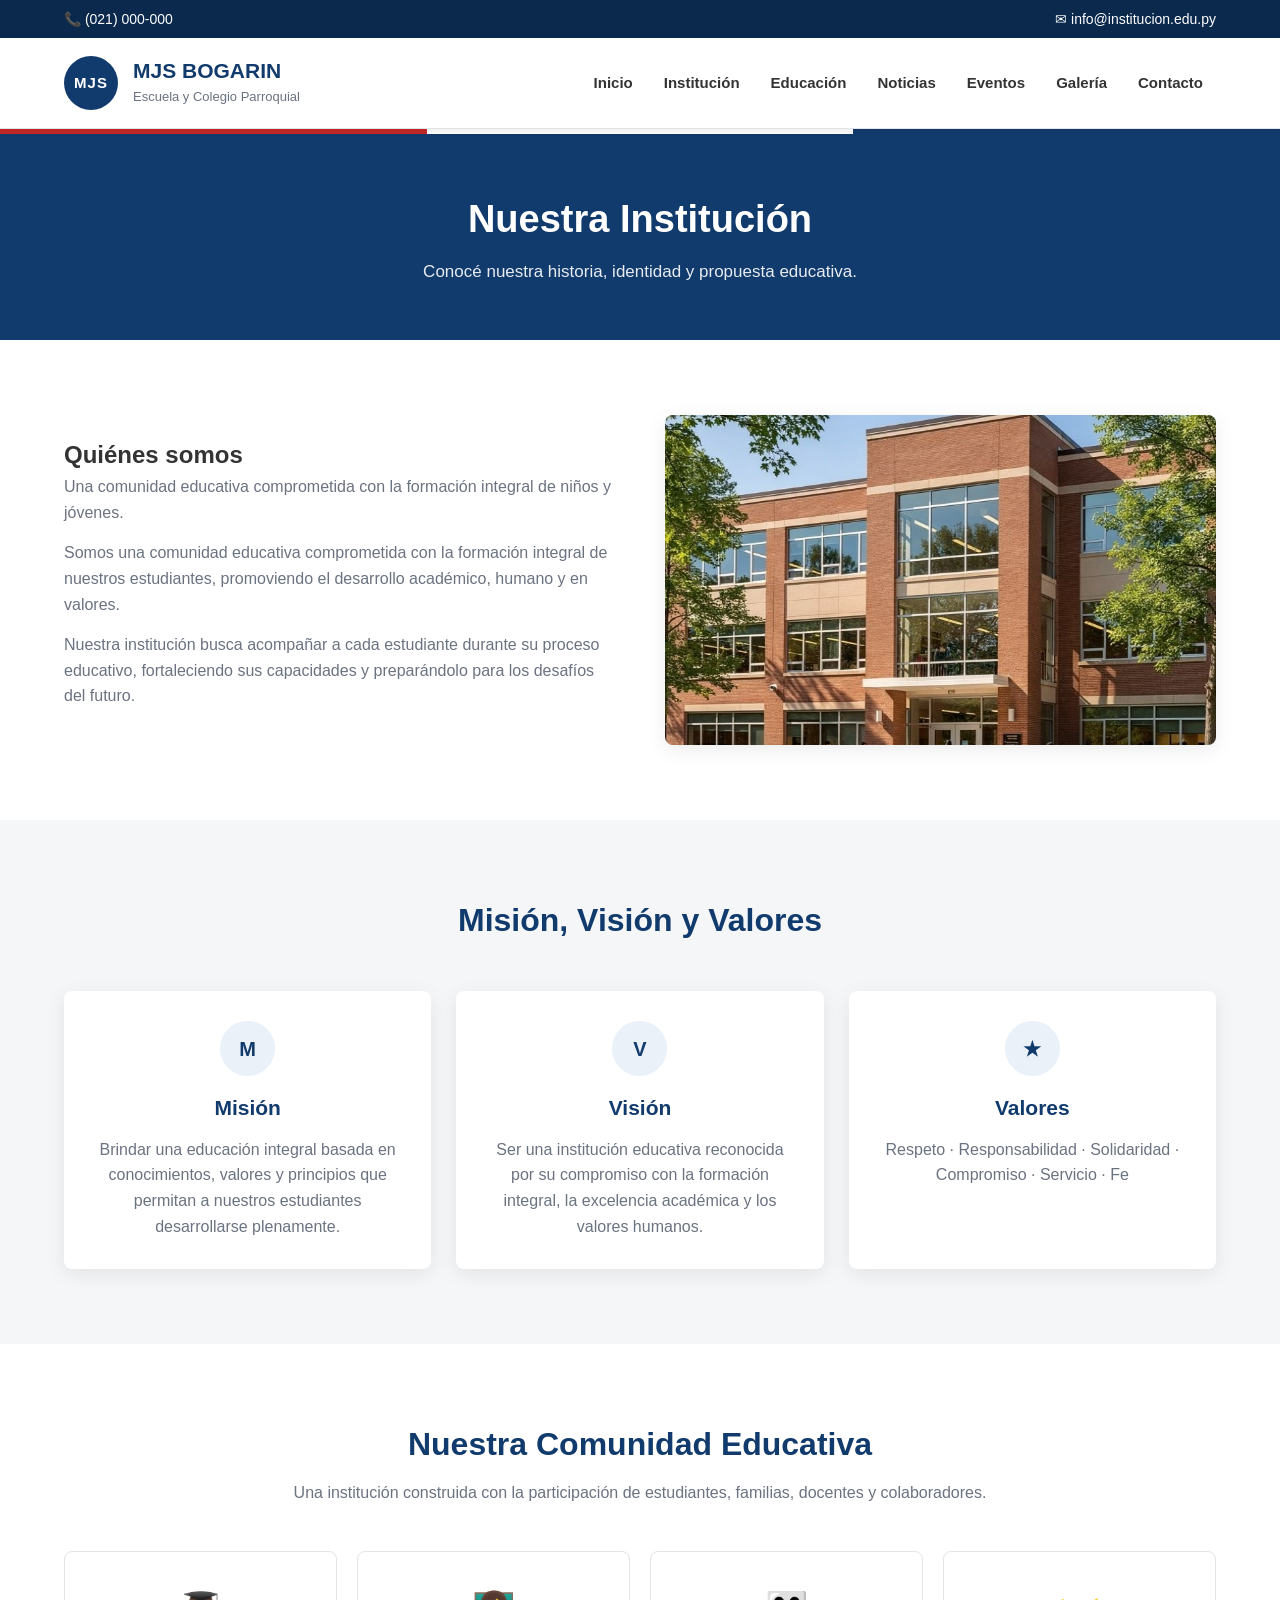
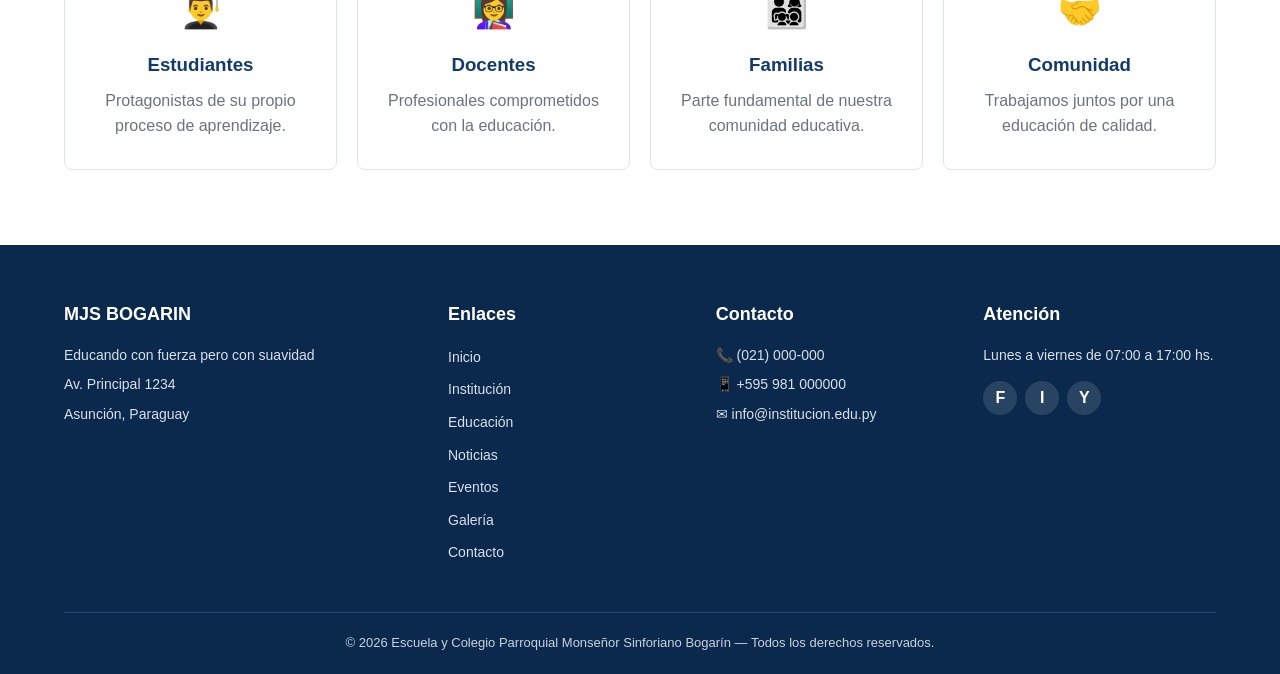
<file: bogarinsitio/institucion.html>
<!DOCTYPE html><html lang="es"><head><meta charset="UTF-8"><meta name="viewport" content="width=device-width, initial-scale=1.0"><title>Escuela y Colegio Parroquial Monseñor Sinforiano Bogarín</title><link rel="stylesheet" href="assets/css/style.css"></head><body>
<div class="topbar"><div class="container topbar-container"><span>📞 (021) 000-000</span><span>✉ info@institucion.edu.py</span></div></div>
<header class="header"><div class="container header-container"><a href="index.html" class="logo"><div class="logo-mark">MJS</div><div class="logo-text"><strong>MJS BOGARIN</strong><span>Escuela y Colegio Parroquial</span></div></a><button class="menu-toggle" id="menuToggle" type="button">☰</button><nav class="navbar" id="navbar"><ul class="nav-menu"><li><a href="index.html">Inicio</a></li><li><a href="institucion.html">Institución</a></li><li><a href="niveles.html">Educación</a></li><li><a href="noticias.html">Noticias</a></li><li><a href="eventos.html">Eventos</a></li><li><a href="galeria.html">Galería</a></li><li><a href="contacto.html">Contacto</a></li></ul></nav></div></header>
<div class="tricolor"><div class="tricolor-rojo"></div><div class="tricolor-blanco"></div><div class="tricolor-azul"></div></div>
<main>
<section class="page-header">
<div class="container">
<h1>Nuestra Institución</h1>
<p>Conocé nuestra historia, identidad y propuesta educativa.</p>
</div>
</section>
<section class="section">
<div class="container">
<div class="institucion-intro">
<div class="institucion-text">
<h2>Quiénes somos</h2>
<p>Una comunidad educativa comprometida con la formación integral de niños y jóvenes.</p>
<p>Somos una comunidad educativa comprometida con la formación integral de nuestros estudiantes, promoviendo el desarrollo académico, humano y en valores.</p>
<p>Nuestra institución busca acompañar a cada estudiante durante su proceso educativo, fortaleciendo sus capacidades y preparándolo para los desafíos del futuro.</p>
</div>
<div class="institucion-image">
<img src="assets/img/institucion/institucion.jpg" alt="Nuestra institución">
</div>
</div>
</div>
</section>
<section class="section section-light">
<div class="container">
<div class="section-header">
<h2>Misión, Visión y Valores</h2>
</div>
<div class="info-grid">
<article class="info-card">
<div class="info-card-icon">M</div>
<h3>Misión</h3>
<p>Brindar una educación integral basada en conocimientos, valores y principios que permitan a nuestros estudiantes desarrollarse plenamente.</p>
</article>
<article class="info-card">
<div class="info-card-icon">V</div>
<h3>Visión</h3>
<p>Ser una institución educativa reconocida por su compromiso con la formación integral, la excelencia académica y los valores humanos.</p>
</article>
<article class="info-card">
<div class="info-card-icon">★</div>
<h3>Valores</h3>
<p>Respeto · Responsabilidad · Solidaridad · Compromiso · Servicio · Fe</p>
</article>
</div>
</div>
</section>
<section class="section">
<div class="container">
<div class="section-header">
<h2>Nuestra Comunidad Educativa</h2>
<p>Una institución construida con la participación de estudiantes, familias, docentes y colaboradores.</p>
</div>
<div class="propuesta-grid">
<article class="propuesta-card">
<div class="propuesta-icon">👨‍🎓</div>
<h3>Estudiantes</h3>
<p>Protagonistas de su propio proceso de aprendizaje.</p>
</article>
<article class="propuesta-card">
<div class="propuesta-icon">👩‍🏫</div>
<h3>Docentes</h3>
<p>Profesionales comprometidos con la educación.</p>
</article>
<article class="propuesta-card">
<div class="propuesta-icon">👨‍👩‍👧‍👦</div>
<h3>Familias</h3>
<p>Parte fundamental de nuestra comunidad educativa.</p>
</article>
<article class="propuesta-card">
<div class="propuesta-icon">🤝</div>
<h3>Comunidad</h3>
<p>Trabajamos juntos por una educación de calidad.</p>
</article>
</div>
</div>
</section>
</main>
<footer class="footer"><div class="container"><div class="footer-grid"><div class="footer-column"><h3>MJS BOGARIN</h3><p>Educando con fuerza pero con suavidad</p><p>Av. Principal 1234</p><p>Asunción, Paraguay</p></div><div class="footer-column"><h3>Enlaces</h3><ul class="footer-links"><li><a href="index.html">Inicio</a></li><li><a href="institucion.html">Institución</a></li><li><a href="niveles.html">Educación</a></li><li><a href="noticias.html">Noticias</a></li><li><a href="eventos.html">Eventos</a></li><li><a href="galeria.html">Galería</a></li><li><a href="contacto.html">Contacto</a></li></ul></div><div class="footer-column"><h3>Contacto</h3><p>📞 (021) 000-000</p><p>📱 +595 981 000000</p><p>✉ info@institucion.edu.py</p></div><div class="footer-column"><h3>Atención</h3><p>Lunes a viernes de 07:00 a 17:00 hs.</p><div class="footer-social"><a href="#" aria-label="Facebook">F</a><a href="#" aria-label="Instagram">I</a><a href="#" aria-label="YouTube">Y</a></div></div></div><div class="footer-bottom"><p>© 2026 Escuela y Colegio Parroquial Monseñor Sinforiano Bogarín — Todos los derechos reservados.</p></div></div></footer><script src="assets/js/script.js"></script></body></html>
</file>
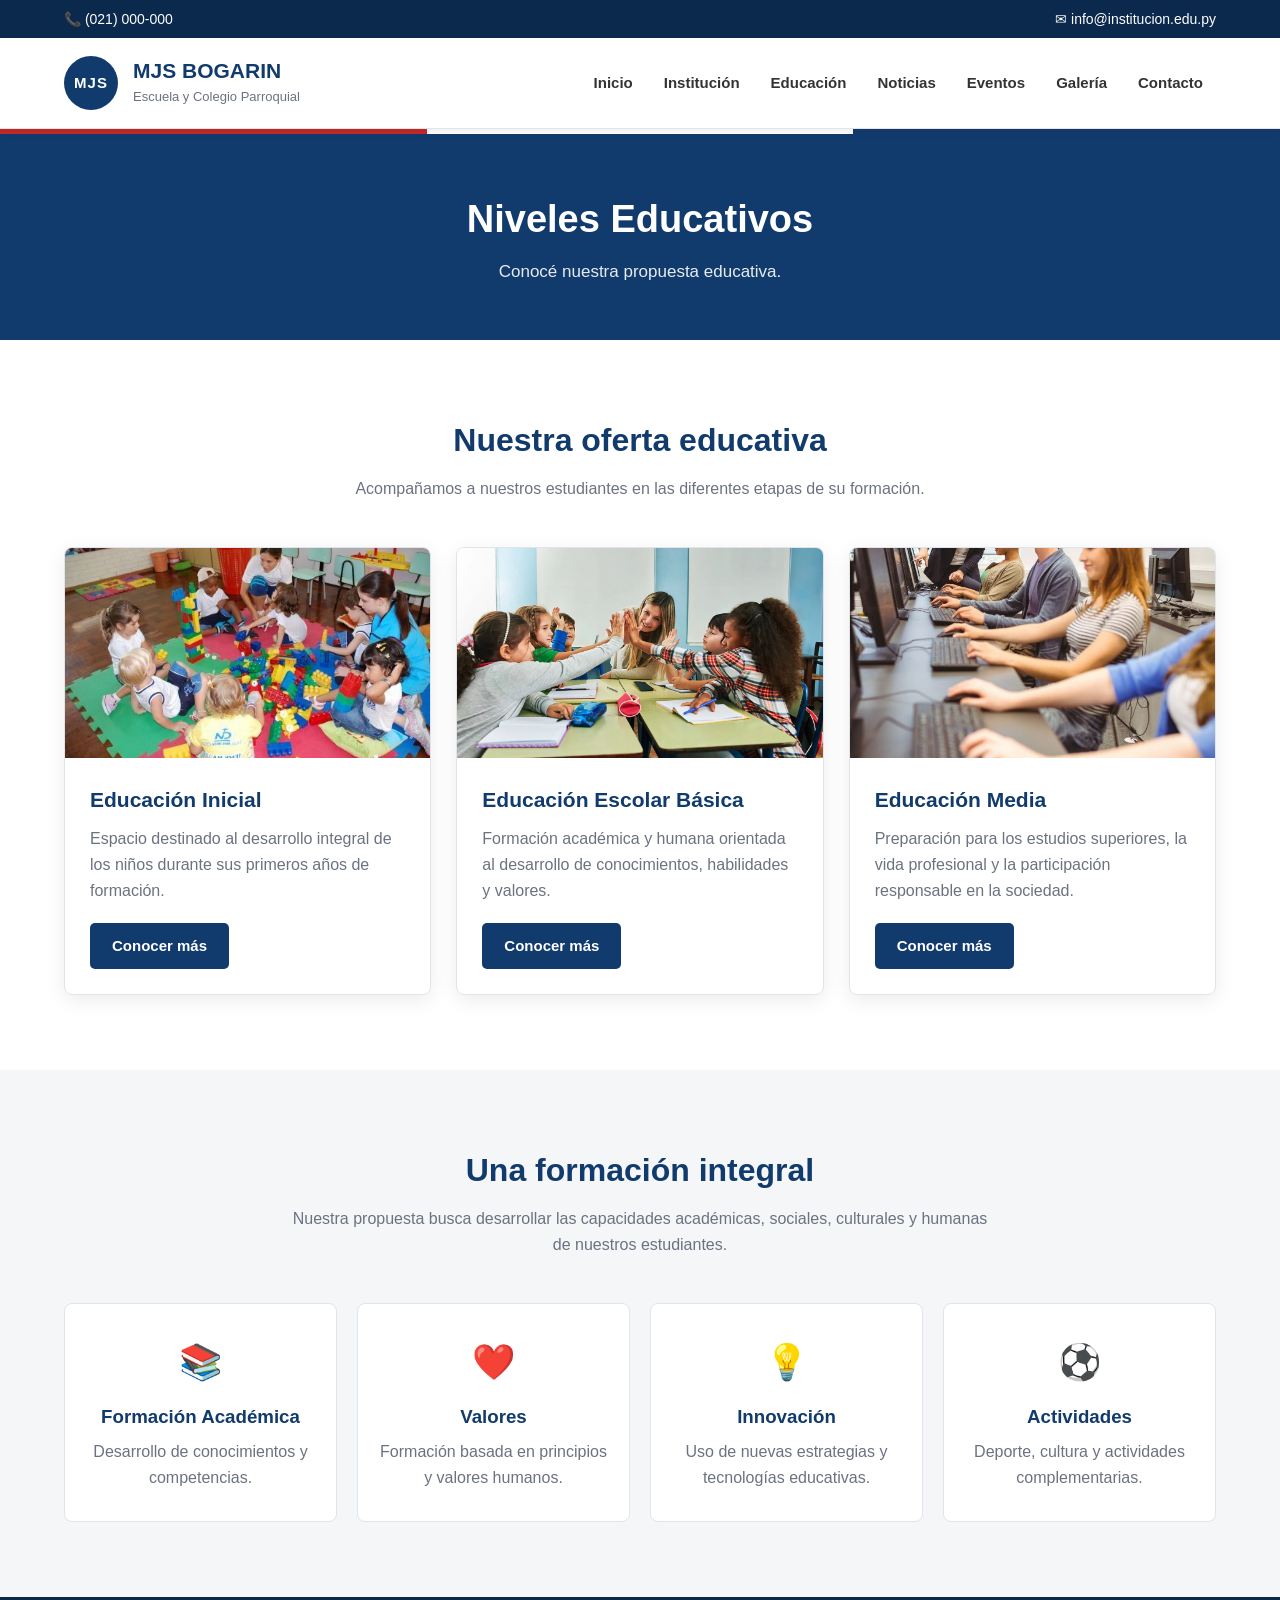
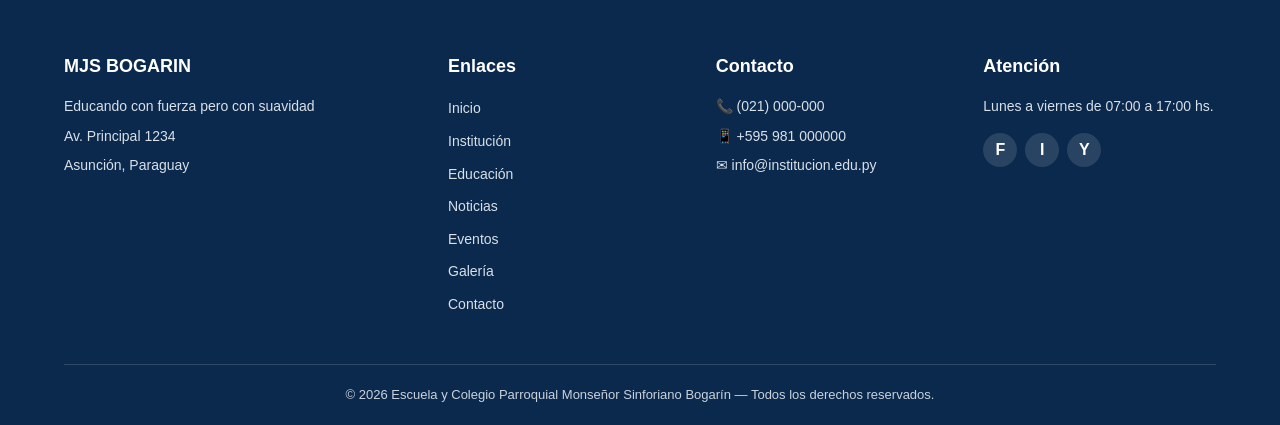
<file: bogarinsitio/niveles.html>
<!DOCTYPE html><html lang="es"><head><meta charset="UTF-8"><meta name="viewport" content="width=device-width, initial-scale=1.0"><title>Escuela y Colegio Parroquial Monseñor Sinforiano Bogarín</title><link rel="stylesheet" href="assets/css/style.css"></head><body>
<div class="topbar"><div class="container topbar-container"><span>📞 (021) 000-000</span><span>✉ info@institucion.edu.py</span></div></div>
<header class="header"><div class="container header-container"><a href="index.html" class="logo"><div class="logo-mark">MJS</div><div class="logo-text"><strong>MJS BOGARIN</strong><span>Escuela y Colegio Parroquial</span></div></a><button class="menu-toggle" id="menuToggle" type="button">☰</button><nav class="navbar" id="navbar"><ul class="nav-menu"><li><a href="index.html">Inicio</a></li><li><a href="institucion.html">Institución</a></li><li><a href="niveles.html">Educación</a></li><li><a href="noticias.html">Noticias</a></li><li><a href="eventos.html">Eventos</a></li><li><a href="galeria.html">Galería</a></li><li><a href="contacto.html">Contacto</a></li></ul></nav></div></header>
<div class="tricolor"><div class="tricolor-rojo"></div><div class="tricolor-blanco"></div><div class="tricolor-azul"></div></div>
<main>
<section class="page-header">
<div class="container">
<h1>Niveles Educativos</h1>
<p>Conocé nuestra propuesta educativa.</p>
</div>
</section>
<section class="section">
<div class="container">
<div class="section-header">
<h2>Nuestra oferta educativa</h2>
<p>Acompañamos a nuestros estudiantes en las diferentes etapas de su formación.</p>
</div>
<div class="niveles-grid">
<article class="nivel-card">
<div class="nivel-image"><img src="assets/img/niveles/inicial.jpg" alt="Educación Inicial"></div>
<div class="nivel-content">
<h3>Educación Inicial</h3>
<p>Espacio destinado al desarrollo integral de los niños durante sus primeros años de formación.</p>
<a href="niveles.html" class="btn btn-primary">Conocer más</a>
</div>
</article>
<article class="nivel-card">
<div class="nivel-image"><img src="assets/img/niveles/eeb.jpg" alt="Educación Escolar Básica"></div>
<div class="nivel-content">
<h3>Educación Escolar Básica</h3>
<p>Formación académica y humana orientada al desarrollo de conocimientos, habilidades y valores.</p>
<a href="niveles.html" class="btn btn-primary">Conocer más</a>
</div>
</article>
<article class="nivel-card">
<div class="nivel-image"><img src="assets/img/niveles/media.jpg" alt="Educación Media"></div>
<div class="nivel-content">
<h3>Educación Media</h3>
<p>Preparación para los estudios superiores, la vida profesional y la participación responsable en la sociedad.</p>
<a href="niveles.html" class="btn btn-primary">Conocer más</a>
</div>
</article>
</div>
</div>
</section>
<section class="section section-light">
<div class="container">
<div class="section-header">
<h2>Una formación integral</h2>
<p>Nuestra propuesta busca desarrollar las capacidades académicas, sociales, culturales y humanas de nuestros estudiantes.</p>
</div>
<div class="propuesta-grid">
<article class="propuesta-card"><div class="propuesta-icon">📚</div><h3>Formación Académica</h3><p>Desarrollo de conocimientos y competencias.</p></article>
<article class="propuesta-card"><div class="propuesta-icon">❤️</div><h3>Valores</h3><p>Formación basada en principios y valores humanos.</p></article>
<article class="propuesta-card"><div class="propuesta-icon">💡</div><h3>Innovación</h3><p>Uso de nuevas estrategias y tecnologías educativas.</p></article>
<article class="propuesta-card"><div class="propuesta-icon">⚽</div><h3>Actividades</h3><p>Deporte, cultura y actividades complementarias.</p></article>
</div>
</div>
</section>
</main>
<footer class="footer"><div class="container"><div class="footer-grid"><div class="footer-column"><h3>MJS BOGARIN</h3><p>Educando con fuerza pero con suavidad</p><p>Av. Principal 1234</p><p>Asunción, Paraguay</p></div><div class="footer-column"><h3>Enlaces</h3><ul class="footer-links"><li><a href="index.html">Inicio</a></li><li><a href="institucion.html">Institución</a></li><li><a href="niveles.html">Educación</a></li><li><a href="noticias.html">Noticias</a></li><li><a href="eventos.html">Eventos</a></li><li><a href="galeria.html">Galería</a></li><li><a href="contacto.html">Contacto</a></li></ul></div><div class="footer-column"><h3>Contacto</h3><p>📞 (021) 000-000</p><p>📱 +595 981 000000</p><p>✉ info@institucion.edu.py</p></div><div class="footer-column"><h3>Atención</h3><p>Lunes a viernes de 07:00 a 17:00 hs.</p><div class="footer-social"><a href="#" aria-label="Facebook">F</a><a href="#" aria-label="Instagram">I</a><a href="#" aria-label="YouTube">Y</a></div></div></div><div class="footer-bottom"><p>© 2026 Escuela y Colegio Parroquial Monseñor Sinforiano Bogarín — Todos los derechos reservados.</p></div></div></footer><script src="assets/js/script.js"></script></body></html>
</file>
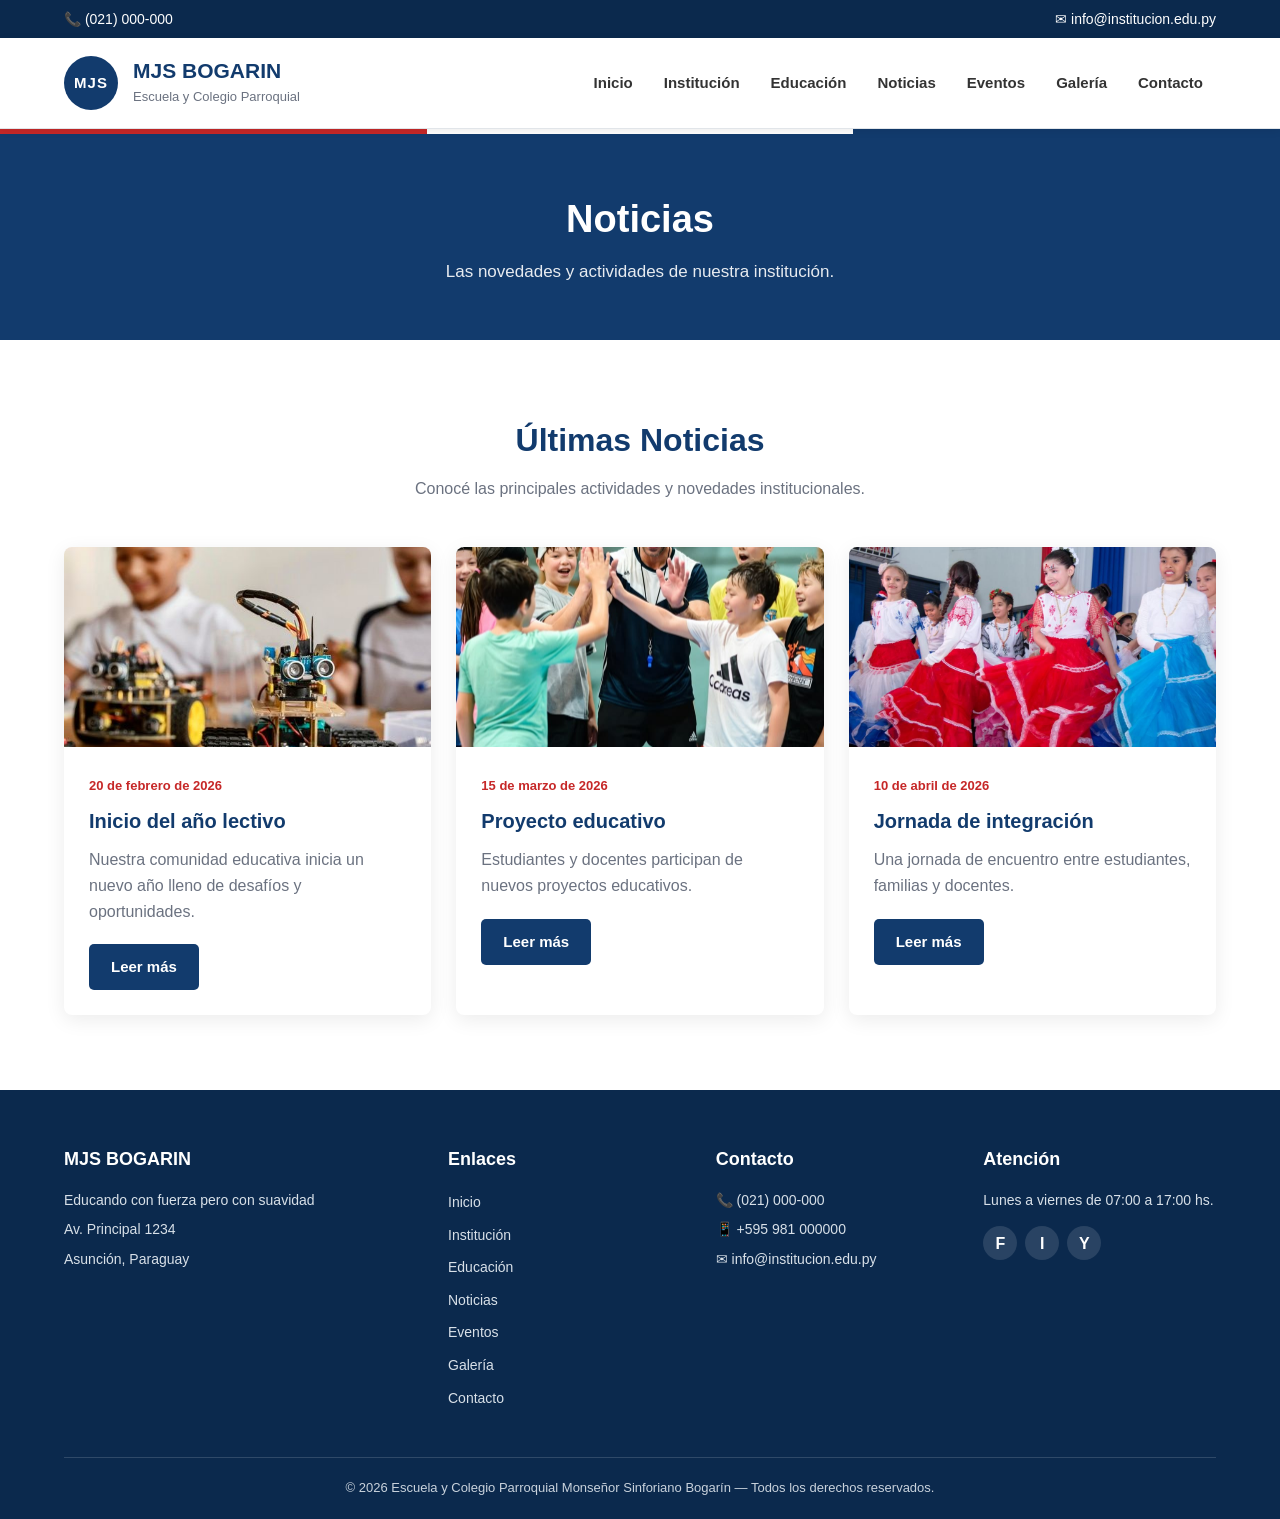
<file: bogarinsitio/noticias.html>
<!DOCTYPE html><html lang="es"><head><meta charset="UTF-8"><meta name="viewport" content="width=device-width, initial-scale=1.0"><title>Escuela y Colegio Parroquial Monseñor Sinforiano Bogarín</title><link rel="stylesheet" href="assets/css/style.css"></head><body>
<div class="topbar"><div class="container topbar-container"><span>📞 (021) 000-000</span><span>✉ info@institucion.edu.py</span></div></div>
<header class="header"><div class="container header-container"><a href="index.html" class="logo"><div class="logo-mark">MJS</div><div class="logo-text"><strong>MJS BOGARIN</strong><span>Escuela y Colegio Parroquial</span></div></a><button class="menu-toggle" id="menuToggle" type="button">☰</button><nav class="navbar" id="navbar"><ul class="nav-menu"><li><a href="index.html">Inicio</a></li><li><a href="institucion.html">Institución</a></li><li><a href="niveles.html">Educación</a></li><li><a href="noticias.html">Noticias</a></li><li><a href="eventos.html">Eventos</a></li><li><a href="galeria.html">Galería</a></li><li><a href="contacto.html">Contacto</a></li></ul></nav></div></header>
<div class="tricolor"><div class="tricolor-rojo"></div><div class="tricolor-blanco"></div><div class="tricolor-azul"></div></div>
<main>
<section class="page-header">
<div class="container">
<h1>Noticias</h1>
<p>Las novedades y actividades de nuestra institución.</p>
</div>
</section>
<section class="section">
<div class="container">
<div class="section-header">
<h2>Últimas Noticias</h2>
<p>Conocé las principales actividades y novedades institucionales.</p>
</div>
<div class="noticias-grid">
<article class="noticia-card">
<div class="noticia-image"><img src="assets/img/noticias/noticia1.jpg" alt="Inicio del año lectivo"></div>
<div class="noticia-content">
<span class="noticia-fecha">20 de febrero de 2026</span>
<h3>Inicio del año lectivo</h3>
<p>Nuestra comunidad educativa inicia un nuevo año lleno de desafíos y oportunidades.</p>
<a href="noticias.html" class="btn btn-primary">Leer más</a>
</div>
</article>
<article class="noticia-card">
<div class="noticia-image"><img src="assets/img/noticias/noticia2.jpg" alt="Proyecto educativo"></div>
<div class="noticia-content">
<span class="noticia-fecha">15 de marzo de 2026</span>
<h3>Proyecto educativo</h3>
<p>Estudiantes y docentes participan de nuevos proyectos educativos.</p>
<a href="noticias.html" class="btn btn-primary">Leer más</a>
</div>
</article>
<article class="noticia-card">
<div class="noticia-image"><img src="assets/img/noticias/noticia3.jpg" alt="Jornada institucional"></div>
<div class="noticia-content">
<span class="noticia-fecha">10 de abril de 2026</span>
<h3>Jornada de integración</h3>
<p>Una jornada de encuentro entre estudiantes, familias y docentes.</p>
<a href="noticias.html" class="btn btn-primary">Leer más</a>
</div>
</article>
</div>
</div>
</section>
</main>
<footer class="footer"><div class="container"><div class="footer-grid"><div class="footer-column"><h3>MJS BOGARIN</h3><p>Educando con fuerza pero con suavidad</p><p>Av. Principal 1234</p><p>Asunción, Paraguay</p></div><div class="footer-column"><h3>Enlaces</h3><ul class="footer-links"><li><a href="index.html">Inicio</a></li><li><a href="institucion.html">Institución</a></li><li><a href="niveles.html">Educación</a></li><li><a href="noticias.html">Noticias</a></li><li><a href="eventos.html">Eventos</a></li><li><a href="galeria.html">Galería</a></li><li><a href="contacto.html">Contacto</a></li></ul></div><div class="footer-column"><h3>Contacto</h3><p>📞 (021) 000-000</p><p>📱 +595 981 000000</p><p>✉ info@institucion.edu.py</p></div><div class="footer-column"><h3>Atención</h3><p>Lunes a viernes de 07:00 a 17:00 hs.</p><div class="footer-social"><a href="#" aria-label="Facebook">F</a><a href="#" aria-label="Instagram">I</a><a href="#" aria-label="YouTube">Y</a></div></div></div><div class="footer-bottom"><p>© 2026 Escuela y Colegio Parroquial Monseñor Sinforiano Bogarín — Todos los derechos reservados.</p></div></div></footer><script src="assets/js/script.js"></script></body></html>
</file>
<file: bogarinsitio/assets/css/style.css>
/* =========================================================
   SITIO WEB INSTITUCIONAL
   Escuela y Colegio Parroquial
   ========================================================= */


/* =========================================================
   VARIABLES
   ========================================================= */

:root {

    --azul: #123b6d;
    --azul-oscuro: #0b294d;
    --azul-claro: #eaf1f8;

    --rojo: #c62828;

    --blanco: #ffffff;

    --gris-claro: #f4f6f8;
    --gris: #6b7280;
    --gris-oscuro: #333333;

    --borde: #e1e5e9;

    --sombra:
        0 5px 20px rgba(0, 0, 0, 0.08);

    --radio: 8px;

}


/* =========================================================
   RESETEO GENERAL
   ========================================================= */

* {
    margin: 0;
    padding: 0;
    box-sizing: border-box;
}


html {
    scroll-behavior: smooth;
}


body {

    font-family:
        Arial,
        Helvetica,
        sans-serif;

    color: var(--gris-oscuro);

    background: var(--blanco);

    line-height: 1.6;

}


img {

    max-width: 100%;

    display: block;

}


a {

    text-decoration: none;

    color: inherit;

}


ul {

    list-style: none;

}


/* =========================================================
   CONTENEDOR
   ========================================================= */
.page-header{background:var(--azul);color:var(--blanco);padding:55px 0;text-align:center}.page-header h1{font-size:38px;margin-bottom:8px}.page-header p{font-size:17px;opacity:.9}

.container {

    width: 90%;

    max-width: 1200px;

    margin: 0 auto;

}


/* =========================================================
   BARRA SUPERIOR
   ========================================================= */

.topbar {

    background: var(--azul-oscuro);

    color: var(--blanco);

    font-size: 14px;

}


.topbar-container {

    min-height: 38px;

    display: flex;

    align-items: center;

    justify-content: space-between;

    gap: 20px;

}


/* =========================================================
   HEADER
   ========================================================= */

.header {

    background: var(--blanco);

    border-bottom: 1px solid var(--borde);

}


.header-container {

    min-height: 90px;

    display: flex;

    align-items: center;

    justify-content: space-between;

    gap: 30px;

}


/* =========================================================
   LOGO
   ========================================================= */

.logo {

    display: flex;

    align-items: center;

    gap: 15px;

}


.logo img {

    width: 65px;

    height: 65px;

    object-fit: contain;

}


.logo-text {

    display: flex;

    flex-direction: column;

}


.logo-text strong {

    color: var(--azul);

    font-size: 21px;

    line-height: 1.2;

}


.logo-text span {

    color: var(--gris);

    font-size: 13px;

    margin-top: 4px;

}


/* =========================================================
   MENU
   ========================================================= */

.navbar {

    display: flex;

    align-items: center;

}


.nav-menu {

    display: flex;

    align-items: center;

    gap: 5px;

}


.nav-menu a {

    display: block;

    padding: 10px 13px;

    color: var(--gris-oscuro);

    font-size: 15px;

    font-weight: 600;

    border-radius: 5px;

    transition:
        background 0.2s ease,
        color 0.2s ease;

}


.nav-menu a:hover {

    background: var(--azul-claro);

    color: var(--azul);

}


/* =========================================================
   BOTÓN MENÚ MÓVIL
   ========================================================= */

.menu-toggle {

    display: none;

    border: none;

    background: var(--azul);

    color: var(--blanco);

    font-size: 22px;

    padding: 8px 12px;

    border-radius: 5px;

    cursor: pointer;

}


/* =========================================================
   FRANJA PARAGUAY
   ========================================================= */

.tricolor {

    display: flex;

    height: 5px;

}


.tricolor-rojo {

    flex: 1;

    background: var(--rojo);

}


.tricolor-blanco {

    flex: 1;

    background: var(--blanco);

}


.tricolor-azul {

    flex: 1;

    background: var(--azul);

}


/* =========================================================
   HERO
   ========================================================= */

.hero{position:relative;min-height:500px;overflow:hidden;background:var(--azul-oscuro);color:var(--blanco)}
.hero-slider{position:relative;width:100%;height:500px}
.hero-slide{position:absolute;inset:0;opacity:0;visibility:hidden;transition:opacity .8s ease;display:flex;align-items:center;background:linear-gradient(rgba(11,41,77,.82),rgba(18,59,109,.78)),url("../img/hero/hero.jpg") center center/cover no-repeat}
.hero-slide.active{opacity:1;visibility:visible}
.hero-content{max-width:720px;padding:80px 0}
.hero-subtitle{display:inline-block;font-size:14px;font-weight:bold;letter-spacing:2px;margin-bottom:15px;opacity:.9}
.hero h1{font-size:46px;line-height:1.15;margin-bottom:20px}
.hero p{font-size:19px;max-width:650px;margin-bottom:30px;opacity:.95}
.hero-prev,.hero-next{position:absolute;top:50%;transform:translateY(-50%);width:45px;height:60px;border:0;background:rgba(0,0,0,.25);color:var(--blanco);font-size:40px;cursor:pointer;z-index:5;transition:background .2s}
.hero-prev{left:20px}
.hero-next{right:20px}
.hero-prev:hover,.hero-next:hover{background:rgba(0,0,0,.5)}
.hero-indicators{position:absolute;bottom:25px;left:50%;transform:translateX(-50%);display:flex;gap:8px;z-index:5}
.hero-indicator{width:11px;height:11px;border:2px solid var(--blanco);border-radius:50%;background:transparent;padding:0;cursor:pointer}
.hero-indicator.active{background:var(--blanco)}


/* =========================================================
   BOTONES
   ========================================================= */

.hero-buttons {

    display: flex;

    gap: 12px;

    flex-wrap: wrap;

}


.btn {

    display: inline-block;

    padding: 11px 22px;

    border-radius: 5px;

    font-weight: 600;

    font-size: 15px;

    transition:
        transform 0.2s ease,
        background 0.2s ease,
        color 0.2s ease;

}


.btn:hover {

    transform: translateY(-2px);

}


.btn-primary {

    background: var(--azul);

    color: var(--blanco);

}


.btn-primary:hover {

    background: var(--azul-oscuro);

}


.hero .btn-primary {

    background: var(--blanco);

    color: var(--azul);

}


.hero .btn-primary:hover {

    background: var(--azul-claro);

}


.btn-outline {

    border: 1px solid var(--blanco);

    color: var(--blanco);

}


.btn-outline:hover {

    background: var(--blanco);

    color: var(--azul);

}


/* =========================================================
   SECCIONES
   ========================================================= */

.section {

    padding: 75px 0;

}


.section-light {

    background: var(--gris-claro);

}


.section-header {

    text-align: center;

    max-width: 700px;

    margin: 0 auto 45px;

}


.section-header h2 {

    color: var(--azul);

    font-size: 32px;

    margin-bottom: 10px;

}


.section-header p {

    color: var(--gris);

}


/* =========================================================
   INSTITUCIÓN
   ========================================================= */

.institucion-intro {

    display: grid;

    grid-template-columns:
        1fr 1fr;

    gap: 50px;

    align-items: center;

}


.institucion-text h3 {

    color: var(--azul);

    font-size: 26px;

    margin-bottom: 15px;

}


.institucion-text p {

    margin-bottom: 15px;

    color: var(--gris);

}


.institucion-text .btn {

    margin-top: 10px;

}


.institucion-image img {

    width: 100%;

    height: 330px;

    object-fit: cover;

    border-radius: var(--radio);

    box-shadow: var(--sombra);

}


/* =========================================================
   MISIÓN / VISIÓN / VALORES
   ========================================================= */

.info-grid {

    display: grid;

    grid-template-columns:
        repeat(3, 1fr);

    gap: 25px;

}


.info-card {

    background: var(--blanco);

    padding: 30px;

    border-radius: var(--radio);

    box-shadow: var(--sombra);

    text-align: center;

}


.info-card-icon {

    width: 55px;

    height: 55px;

    display: flex;

    align-items: center;

    justify-content: center;

    margin: 0 auto 15px;

    border-radius: 50%;

    background: var(--azul-claro);

    color: var(--azul);

    font-size: 20px;

    font-weight: bold;

}


.info-card h3 {

    color: var(--azul);

    margin-bottom: 12px;

    font-size: 21px;

}


.info-card p {

    color: var(--gris);

}


/* =========================================================
   NIVELES EDUCATIVOS
   ========================================================= */

.niveles-grid {

    display: grid;

    grid-template-columns:
        repeat(3, 1fr);

    gap: 25px;

}


.nivel-card {

    background: var(--blanco);

    border: 1px solid var(--borde);

    border-radius: var(--radio);

    overflow: hidden;

    box-shadow: var(--sombra);

    transition:
        transform 0.2s ease;

}


.nivel-card:hover {

    transform: translateY(-5px);

}


.nivel-image img {

    width: 100%;

    height: 210px;

    object-fit: cover;

}


.nivel-content {

    padding: 25px;

}


.nivel-content h3 {

    color: var(--azul);

    font-size: 21px;

    margin-bottom: 10px;

}


.nivel-content p {

    color: var(--gris);

    margin-bottom: 20px;

}


/* =========================================================
   NOTICIAS
   ========================================================= */

.noticias-grid {

    display: grid;

    grid-template-columns:
        repeat(3, 1fr);

    gap: 25px;

}


.noticia-card {

    background: var(--blanco);

    border-radius: var(--radio);

    overflow: hidden;

    box-shadow: var(--sombra);

}


.noticia-image img {

    width: 100%;

    height: 200px;

    object-fit: cover;

}


.noticia-content {

    padding: 25px;

}


.noticia-fecha {

    color: var(--rojo);

    font-size: 13px;

    font-weight: bold;

}


.noticia-content h3 {

    color: var(--azul);

    font-size: 20px;

    margin: 8px 0 10px;

}


.noticia-content p {

    color: var(--gris);

    margin-bottom: 20px;

}


/* =========================================================
   EVENTOS
   ========================================================= */

.eventos-lista {

    max-width: 900px;

    margin: 0 auto;

}


.evento {

    display: flex;

    align-items: center;

    gap: 25px;

    padding: 20px;

    margin-bottom: 15px;

    background: var(--blanco);

    border: 1px solid var(--borde);

    border-radius: var(--radio);

}


.evento-fecha {

    min-width: 70px;

    text-align: center;

    background: var(--azul);

    color: var(--blanco);

    padding: 10px;

    border-radius: 5px;

}


.evento-fecha strong {

    display: block;

    font-size: 28px;

    line-height: 1;

}


.evento-fecha span {

    font-size: 12px;

}


.evento-info {

    flex: 1;

}


.evento-info h3 {

    color: var(--azul);

    margin-bottom: 5px;

}


.evento-info p {

    color: var(--gris);

}


/* =========================================================
   PROPUESTA EDUCATIVA
   ========================================================= */

.propuesta-grid {

    display: grid;

    grid-template-columns:
        repeat(4, 1fr);

    gap: 20px;

}


.propuesta-card {

    text-align: center;

    padding: 30px 20px;

    background: var(--blanco);

    border: 1px solid var(--borde);

    border-radius: var(--radio);

}


.propuesta-icon {

    font-size: 35px;

    margin-bottom: 12px;

}


.propuesta-card h3 {

    color: var(--azul);

    margin-bottom: 8px;

}


.propuesta-card p {

    color: var(--gris);

}


/* =========================================================
   GALERÍA
   ========================================================= */

.galeria-grid {

    display: grid;

    grid-template-columns:
        repeat(4, 1fr);

    gap: 15px;

    margin-bottom: 30px;

}


.galeria-item {

    overflow: hidden;

    border-radius: var(--radio);

}


.galeria-item img {

    width: 100%;

    height: 220px;

    object-fit: cover;

    transition:
        transform 0.3s ease;

}


.galeria-item:hover img {

    transform: scale(1.05);

}


.text-center {

    text-align: center;

}


/* =========================================================
   CONTACTO
   ========================================================= */

.contacto-grid {

    display: grid;

    grid-template-columns:
        1fr 1fr;

    gap: 40px;

    align-items: stretch;

}


.contacto-info {

    background: var(--blanco);

    padding: 35px;

    border-radius: var(--radio);

    box-shadow: var(--sombra);

}


.contacto-info h3 {

    color: var(--azul);

    font-size: 25px;

    margin-bottom: 20px;

}


.contacto-info p {

    color: var(--gris);

    margin-bottom: 12px;

}


.contacto-map {

    min-height: 300px;

}


.contacto-map iframe {

    width: 100%;

    height: 100%;

    min-height: 300px;

    border: 0;

    border-radius: var(--radio);

}
/*contacto*/
.form-group{margin-bottom:18px}.form-group label{display:block;color:var(--azul);font-weight:600;margin-bottom:6px}.form-group input,.form-group textarea{width:100%;padding:11px 13px;border:1px solid var(--borde);border-radius:5px;font-family:inherit;font-size:15px}.form-group input:focus,.form-group textarea:focus{outline:none;border-color:var(--azul)}.form-group textarea{resize:vertical}.contacto-map{width:100%;min-height:350px}.contacto-map iframe{width:100%;height:350px;border:0;border-radius:var(--radio)}


/* =========================================================
   FOOTER
   ========================================================= */

.footer {

    background: var(--azul-oscuro);

    color: var(--blanco);

    padding-top: 55px;

}


.footer-grid {

    display: grid;

    grid-template-columns:
        1.5fr 1fr 1fr 1fr;

    gap: 35px;

    padding-bottom: 40px;

}


.footer-column h3 {

    font-size: 18px;

    margin-bottom: 15px;

}


.footer-column p {

    color: #d8e0e8;

    font-size: 14px;

    margin-bottom: 7px;

}


.footer-links li {

    margin-bottom: 7px;

}


.footer-links a {

    color: #d8e0e8;

    font-size: 14px;

}


.footer-links a:hover {

    color: var(--blanco);

}


.footer-social {

    display: flex;

    gap: 8px;

    margin-top: 15px;

}


.footer-social a {

    width: 34px;

    height: 34px;

    display: flex;

    align-items: center;

    justify-content: center;

    background: rgba(255,255,255,0.12);

    border-radius: 50%;

    font-weight: bold;

}


.footer-social a:hover {

    background: var(--blanco);

    color: var(--azul);

}


.footer-bottom {

    border-top: 1px solid rgba(255,255,255,0.15);

    padding: 20px 0;

    text-align: center;

}


.footer-bottom p {

    color: #c9d2dc;

    font-size: 13px;

}


/* =========================================================
   RESPONSIVE
   ========================================================= */


/* TABLETS */

@media (max-width: 1000px) {

    .nav-menu {

        gap: 0;

    }


    .nav-menu a {

        padding: 9px 8px;

        font-size: 14px;

    }


    .hero h1 {

        font-size: 38px;

    }


    .propuesta-grid {

        grid-template-columns:
            repeat(2, 1fr);

    }


    .footer-grid {

        grid-template-columns:
            repeat(2, 1fr);

    }

}


/* CELULARES */

@media (max-width: 768px) {


    .topbar-container {

        justify-content: center;

        flex-direction: column;

        gap: 2px;

        padding: 8px 0;

    }


    .header-container {

        min-height: 75px;

    }


    .logo img {

        width: 52px;

        height: 52px;

    }


    .logo-text strong {

        font-size: 17px;

    }


    .logo-text span {

        font-size: 11px;

    }


    .menu-toggle {

        display: block;

    }


    .navbar {

        display: none;

        width: 100%;

    }


    .navbar.active {

        display: block;

    }


    .header-container {

        flex-wrap: wrap;

    }


    .navbar {

        order: 3;

        flex-basis: 100%;

    }


    .nav-menu {

        flex-direction: column;

        align-items: stretch;

        padding-bottom: 15px;

    }


    .nav-menu a {

        padding: 12px;

        border-bottom: 1px solid var(--borde);

    }


    .hero{min-height:450px}
.hero-slider{height:450px}
.hero-content{padding:60px 0}
.hero h1{font-size:34px}
.hero p{font-size:17px}
.hero-prev,.hero-next{width:35px;height:50px;font-size:30px}
.hero-prev{left:8px}
.hero-next{right:8px}


    .section {

        padding: 55px 0;

    }


    .section-header h2 {

        font-size: 28px;

    }


    .institucion-intro {

        grid-template-columns: 1fr;

        gap: 30px;

    }


    .institucion-image {

        order: -1;

    }


    .info-grid {

        grid-template-columns: 1fr;

    }


    .niveles-grid {

        grid-template-columns: 1fr;

    }


    .noticias-grid {

        grid-template-columns: 1fr;

    }


    .evento {

        flex-wrap: wrap;

    }


    .evento .btn {

        width: 100%;

        text-align: center;

    }


    .contacto-grid {

        grid-template-columns: 1fr;

    }


    .galeria-grid {

        grid-template-columns:
            repeat(2, 1fr);

    }


    .galeria-item img {

        height: 180px;

    }


    .footer-grid {

        grid-template-columns: 1fr;

    }

}


/* CELULARES PEQUEÑOS */

@media (max-width: 480px) {

    .hero h1 {

        font-size: 29px;

    }


    .hero-buttons {

        flex-direction: column;

    }


    .hero-buttons .btn {

        width: 100%;

        text-align: center;

    }


    .galeria-grid {

        grid-template-columns: 1fr;

    }


    .galeria-item img {

        height: 220px;

    }


    .propuesta-grid {

        grid-template-columns: 1fr;

    }

}
@media (min-width:769px){.header{position:sticky;top:0;z-index:1000;box-shadow:0 2px 8px rgba(0,0,0,.08)}}
/* V01 estático: el ZIP original no incluía un archivo de logo utilizable. */
.logo-mark{width:54px;height:54px;border-radius:50%;display:flex;align-items:center;justify-content:center;background:var(--azul);color:var(--blanco);font-weight:800;font-size:15px;letter-spacing:1px;flex-shrink:0}
</file>
